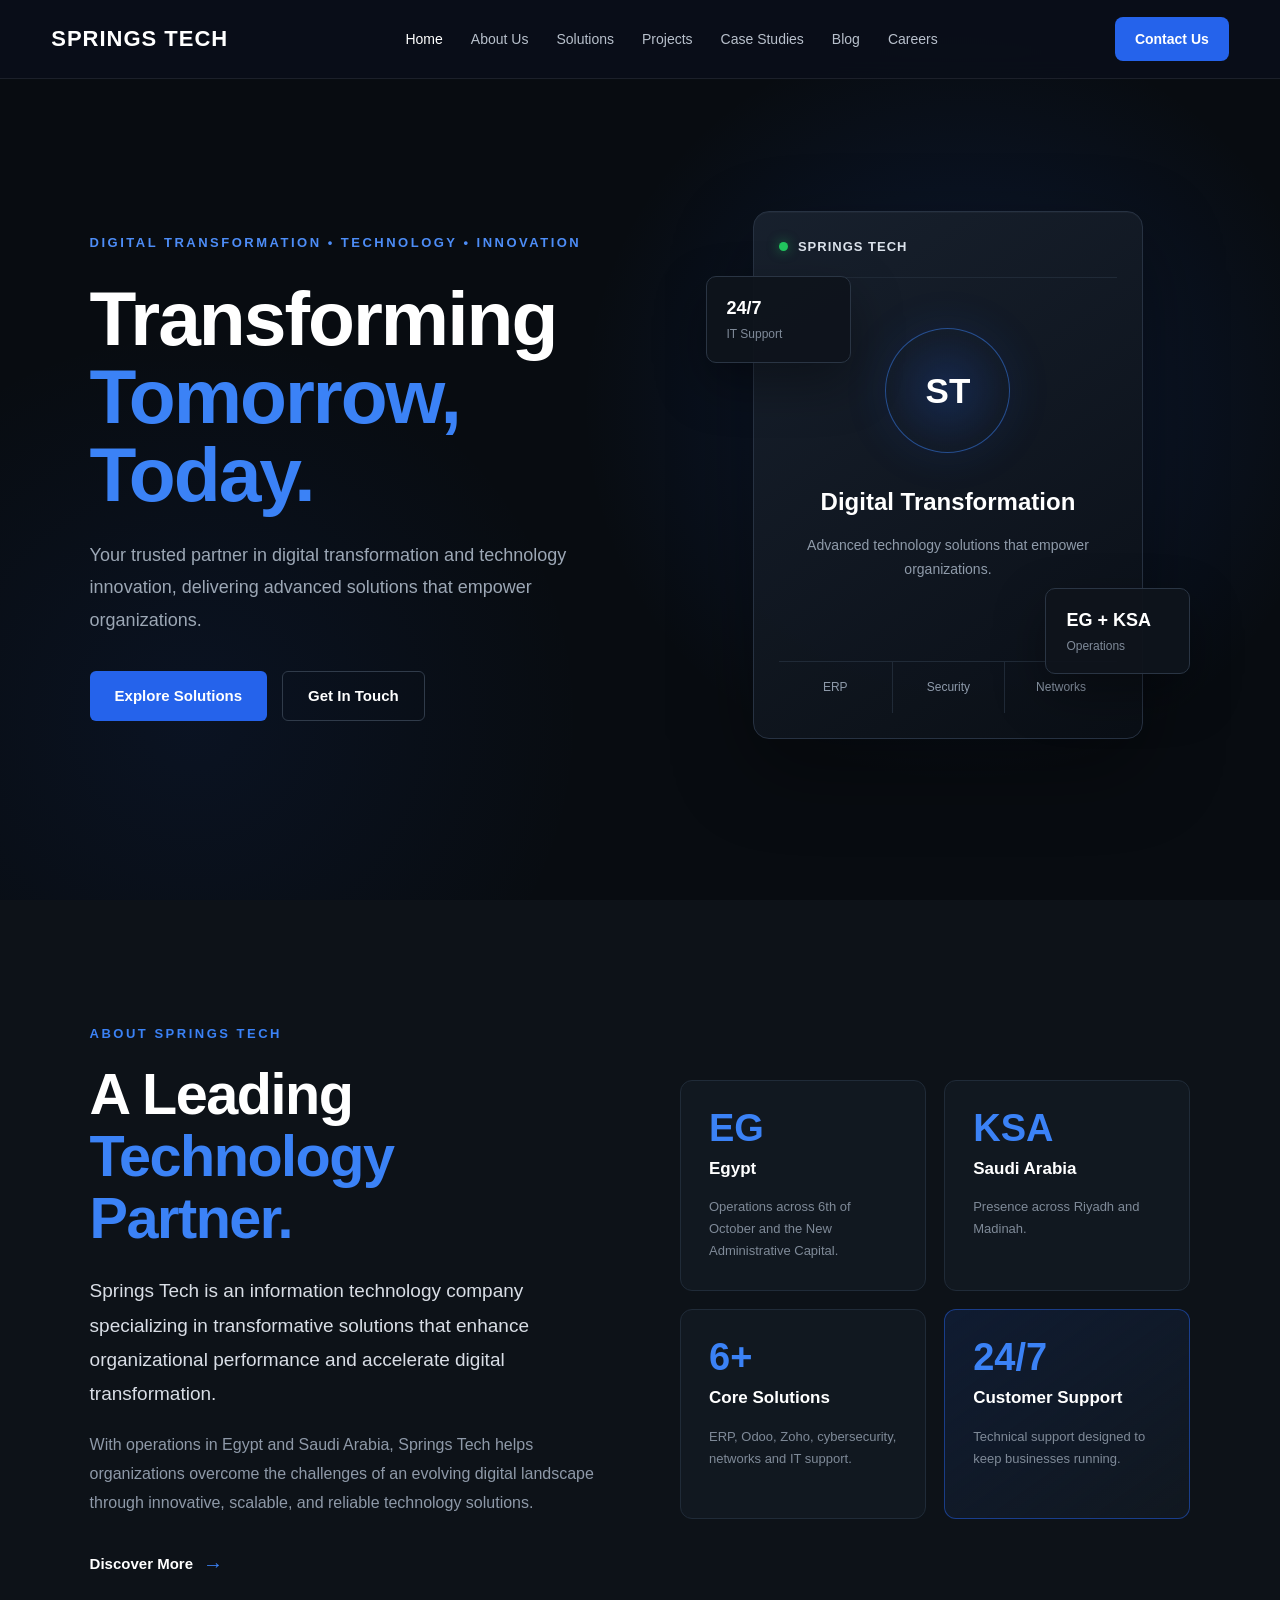
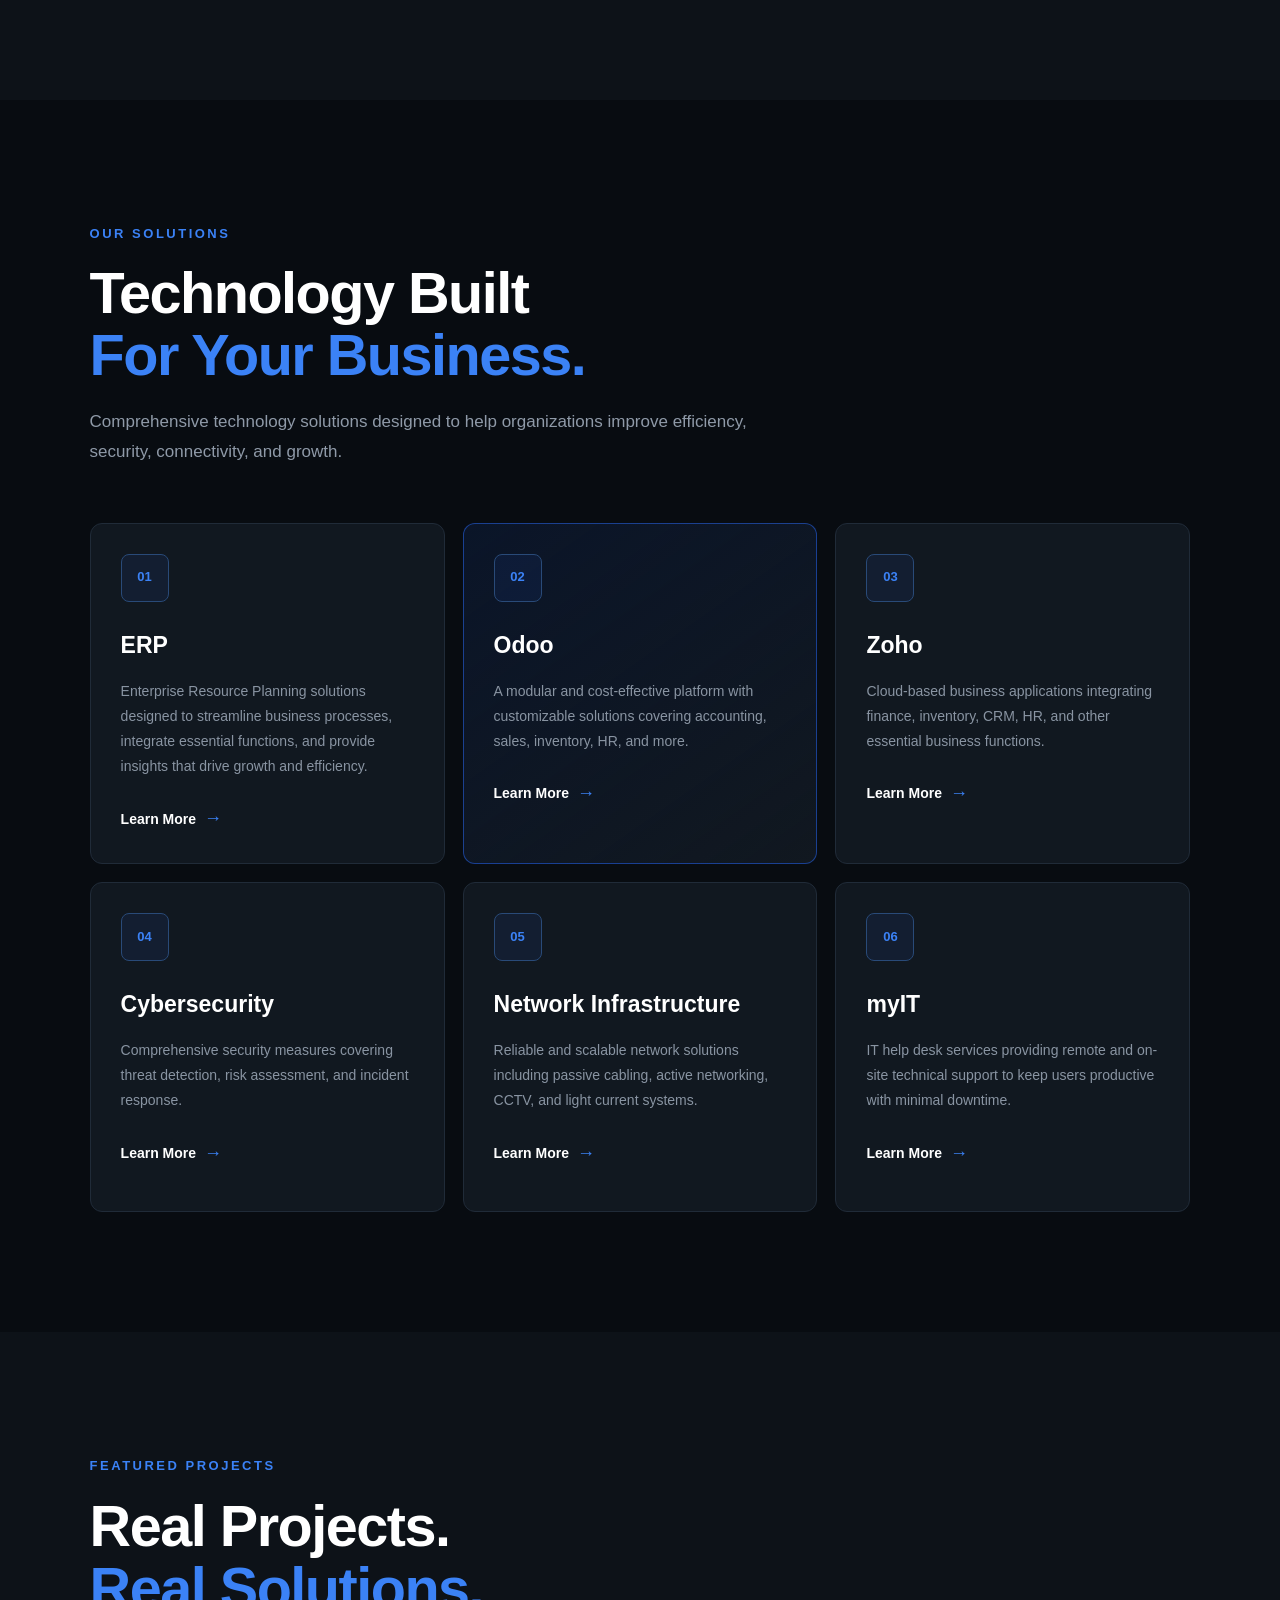
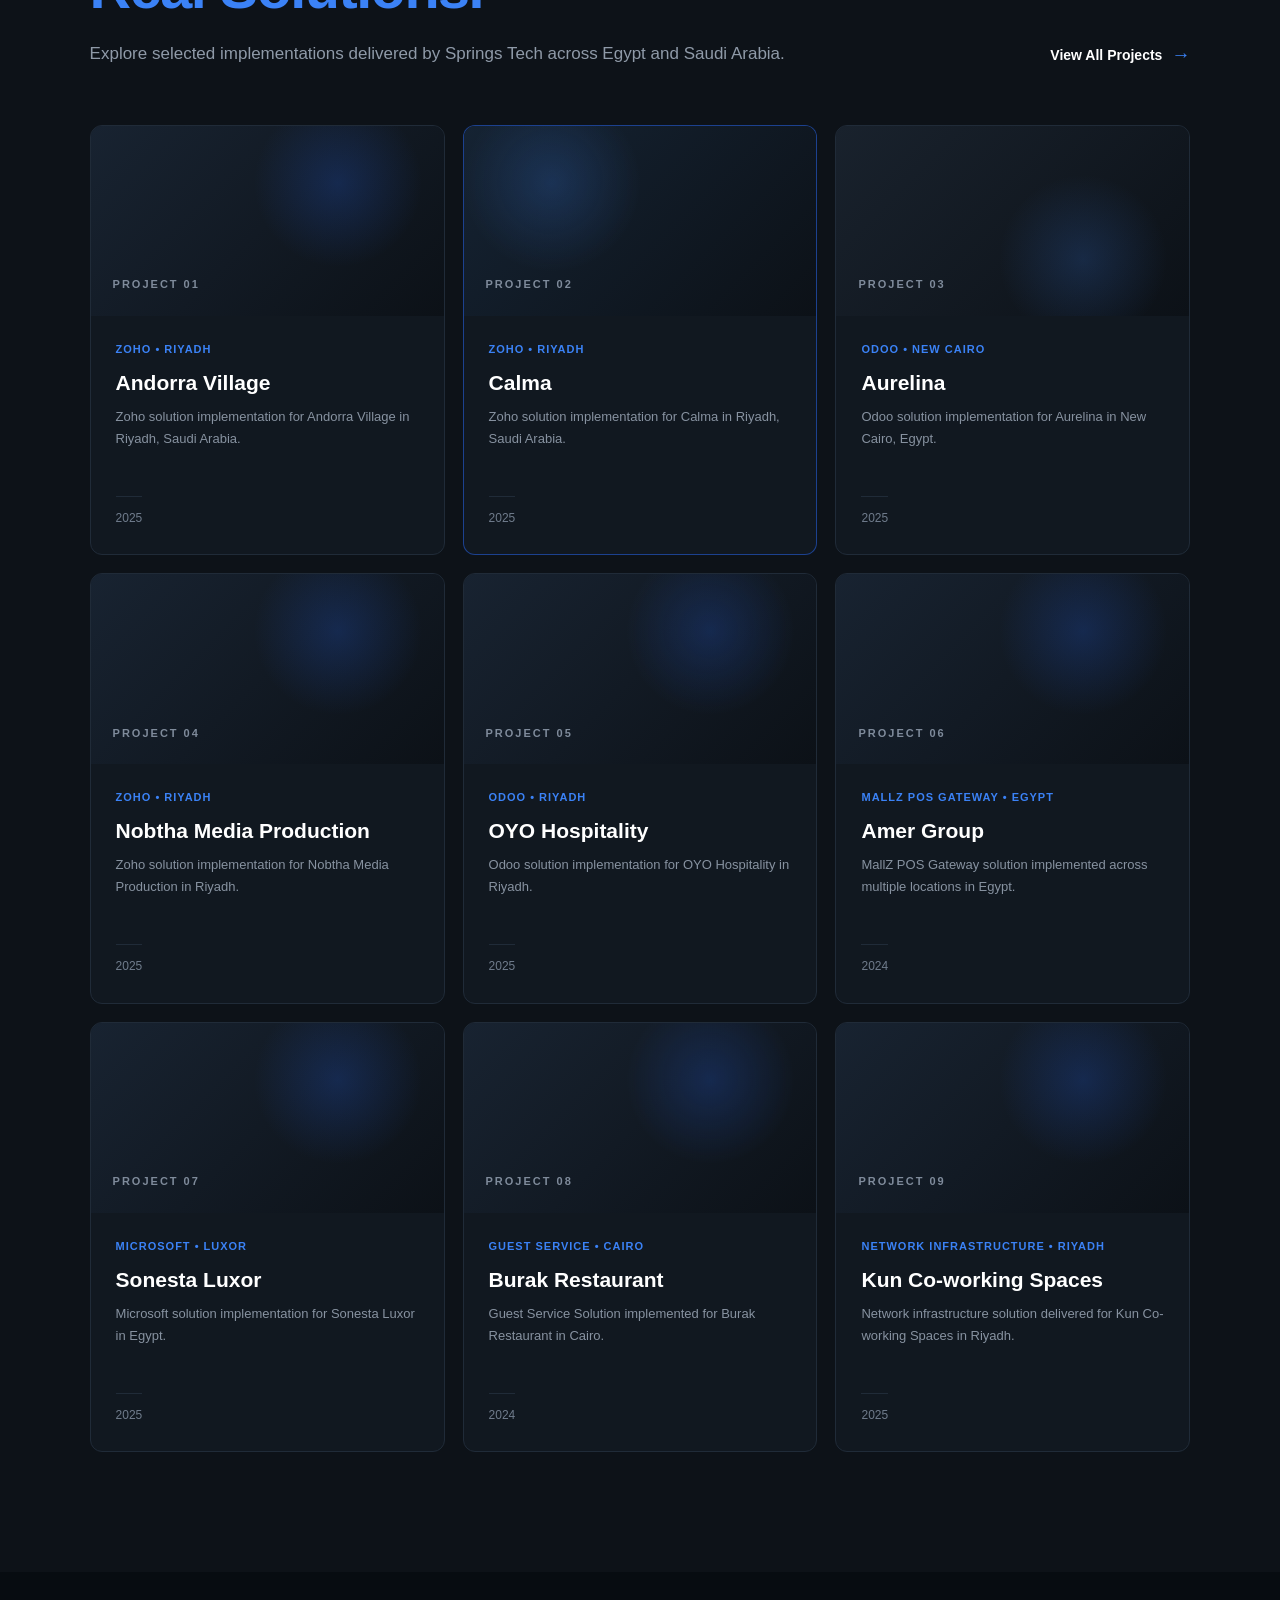
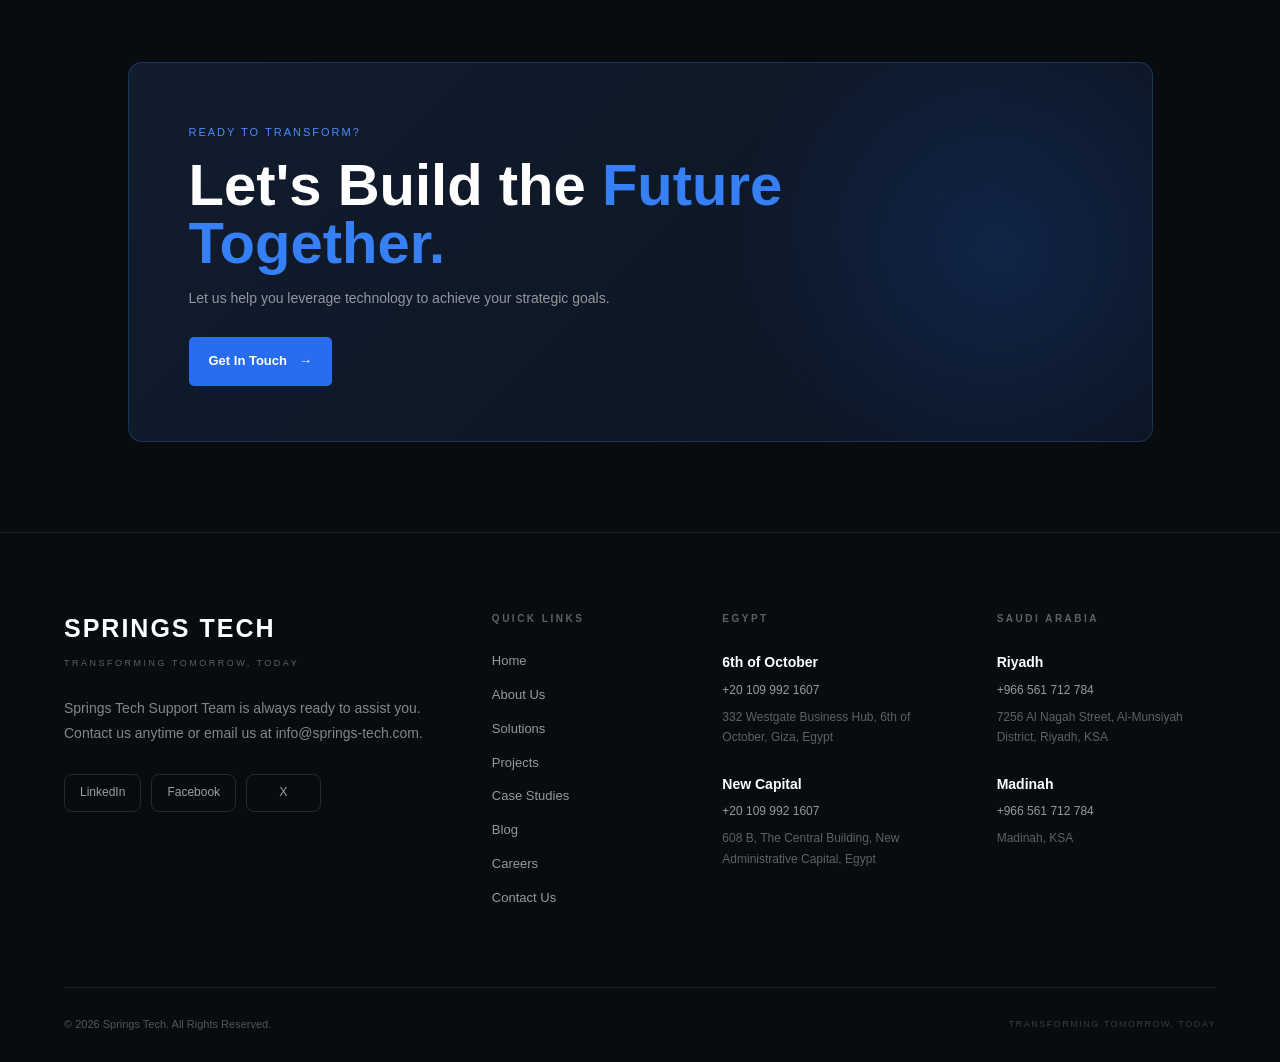
<file: Home/index.html>
<!DOCTYPE html>
<html lang="en">

<head>

    <meta charset="UTF-8">

    <meta name="viewport" content="width=device-width, initial-scale=1.0">

    <title>Springs Tech | Transforming Tomorrow, Today</title>

    <link rel="stylesheet" href="../Navbar/navbar.css">
    <link rel="stylesheet" href="../CTA/cta.css">
    <link rel="stylesheet" href="../Footer/footer.css">

    <link rel="stylesheet" href="home.css">

</head>


<body>


    <!-- =========================
         NAVBAR
    ========================== -->

    <div id="navbar"></div>



    <!-- =========================
         HERO
    ========================== -->

    <section class="hero">

        <div class="hero-container">

            <div class="hero-content">

                <span class="hero-label">
                    DIGITAL TRANSFORMATION • TECHNOLOGY • INNOVATION
                </span>

                <h1>
                    Transforming
                    <span>Tomorrow, Today.</span>
                </h1>

                <p>
                    Your trusted partner in digital transformation
                    and technology innovation, delivering advanced
                    solutions that empower organizations.
                </p>

                <div class="hero-buttons">

                    <a
                        href="#solutions"
                        class="hero-btn primary"
                    >
                        Explore Solutions
                    </a>

                    <a
                        href="../Contact/contact.html"
                        class="hero-btn secondary"
                    >
                        Get In Touch
                    </a>

                </div>

            </div>


            <div class="hero-visual">

                <div class="hero-card main-card">

                    <div class="card-top">

                        <span class="status-dot"></span>

                        <span>
                            SPRINGS TECH
                        </span>

                    </div>


                    <div class="card-content">

                        <div class="tech-circle">
                            ST
                        </div>

                        <h3>
                            Digital Transformation
                        </h3>

                        <p>
                            Advanced technology solutions
                            that empower organizations.
                        </p>

                    </div>


                    <div class="card-footer">

                        <span>
                            ERP
                        </span>

                        <span>
                            Security
                        </span>

                        <span>
                            Networks
                        </span>

                    </div>

                </div>


                <div class="floating-card card-one">

                    <strong>
                        24/7
                    </strong>

                    <span>
                        IT Support
                    </span>

                </div>


                <div class="floating-card card-two">

                    <strong>
                        EG + KSA
                    </strong>

                    <span>
                        Operations
                    </span>

                </div>

            </div>

        </div>

    </section>



    <!-- =========================
         ABOUT
    ========================== -->

    <section class="about-section" id="about">

        <div class="about-container">

            <div class="about-content">

                <span class="section-label">
                    ABOUT SPRINGS TECH
                </span>

                <h2>
                    A Leading
                    <span>
                        Technology Partner.
                    </span>
                </h2>

                <p class="about-intro">
                    Springs Tech is an information technology company
                    specializing in transformative solutions that
                    enhance organizational performance and accelerate
                    digital transformation.
                </p>

                <p class="about-description">
                    With operations in Egypt and Saudi Arabia, Springs Tech
                    helps organizations overcome the challenges of an
                    evolving digital landscape through innovative,
                    scalable, and reliable technology solutions.
                </p>

                <a
                    href="../About/about.html"
                    class="about-btn"
                >
                    Discover More
                    <span>→</span>
                </a>

            </div>


            <div class="about-stats">

                <div class="stat-card">

                    <span class="stat-number">
                        EG
                    </span>

                    <span class="stat-title">
                        Egypt
                    </span>

                    <p>
                        Operations across 6th of October
                        and the New Administrative Capital.
                    </p>

                </div>


                <div class="stat-card">

                    <span class="stat-number">
                        KSA
                    </span>

                    <span class="stat-title">
                        Saudi Arabia
                    </span>

                    <p>
                        Presence across Riyadh
                        and Madinah.
                    </p>

                </div>


                <div class="stat-card">

                    <span class="stat-number">
                        6+
                    </span>

                    <span class="stat-title">
                        Core Solutions
                    </span>

                    <p>
                        ERP, Odoo, Zoho, cybersecurity,
                        networks and IT support.
                    </p>

                </div>


                <div class="stat-card highlight">

                    <span class="stat-number">
                        24/7
                    </span>

                    <span class="stat-title">
                        Customer Support
                    </span>

                    <p>
                        Technical support designed
                        to keep businesses running.
                    </p>

                </div>

            </div>

        </div>

    </section>



    <!-- =========================
         SOLUTIONS
    ========================== -->

    <section
        class="solutions-section"
        id="solutions"
    >

        <div class="solutions-container">


            <div class="solutions-header">

                <span class="solutions-label">
                    OUR SOLUTIONS
                </span>

                <h2>
                    Technology Built
                    <span>
                        For Your Business.
                    </span>
                </h2>

                <p>
                    Comprehensive technology solutions designed
                    to help organizations improve efficiency,
                    security, connectivity, and growth.
                </p>

            </div>



            <div class="solutions-grid">


                <!-- ERP -->

                <div class="solution-card">

                    <div class="solution-icon">
                        01
                    </div>

                    <h3>
                        ERP
                    </h3>

                    <p>
                        Enterprise Resource Planning solutions
                        designed to streamline business processes,
                        integrate essential functions, and provide
                        insights that drive growth and efficiency.
                    </p>

                    <a
                        href="../Solutions/solutions.html"
                        class="solution-link"
                    >
                        Learn More
                        <span>→</span>
                    </a>

                </div>



                <!-- ODOO -->

                <div class="solution-card featured">

                    <div class="solution-icon">
                        02
                    </div>

                    <h3>
                        Odoo
                    </h3>

                    <p>
                        A modular and cost-effective platform with
                        customizable solutions covering accounting,
                        sales, inventory, HR, and more.
                    </p>

                    <a
                        href="../Solutions/solutions.html"
                        class="solution-link"
                    >
                        Learn More
                        <span>→</span>
                    </a>

                </div>



                <!-- ZOHO -->

                <div class="solution-card">

                    <div class="solution-icon">
                        03
                    </div>

                    <h3>
                        Zoho
                    </h3>

                    <p>
                        Cloud-based business applications integrating
                        finance, inventory, CRM, HR, and other essential
                        business functions.
                    </p>

                    <a
                        href="../Solutions/solutions.html"
                        class="solution-link"
                    >
                        Learn More
                        <span>→</span>
                    </a>

                </div>



                <!-- CYBERSECURITY -->

                <div class="solution-card">

                    <div class="solution-icon">
                        04
                    </div>

                    <h3>
                        Cybersecurity
                    </h3>

                    <p>
                        Comprehensive security measures covering
                        threat detection, risk assessment, and
                        incident response.
                    </p>

                    <a
                        href="../Solutions/solutions.html"
                        class="solution-link"
                    >
                        Learn More
                        <span>→</span>
                    </a>

                </div>



                <!-- NETWORK -->

                <div class="solution-card">

                    <div class="solution-icon">
                        05
                    </div>

                    <h3>
                        Network Infrastructure
                    </h3>

                    <p>
                        Reliable and scalable network solutions including
                        passive cabling, active networking, CCTV, and
                        light current systems.
                    </p>

                    <a
                        href="../Solutions/solutions.html"
                        class="solution-link"
                    >
                        Learn More
                        <span>→</span>
                    </a>

                </div>



                <!-- MYIT -->

                <div class="solution-card">

                    <div class="solution-icon">
                        06
                    </div>

                    <h3>
                        myIT
                    </h3>

                    <p>
                        IT help desk services providing remote and
                        on-site technical support to keep users
                        productive with minimal downtime.
                    </p>

                    <a
                        href="../Solutions/solutions.html"
                        class="solution-link"
                    >
                        Learn More
                        <span>→</span>
                    </a>

                </div>


            </div>

        </div>

    </section>



    <!-- =========================
         PROJECTS
    ========================== -->

    <section
        class="projects-section"
        id="projects"
    >

        <div class="projects-container">


            <div class="projects-header">

                <div class="projects-heading">

                    <span class="projects-label">
                        FEATURED PROJECTS
                    </span>

                    <h2>
                        Real Projects.
                        <span>
                            Real Solutions.
                        </span>
                    </h2>

                    <p>
                        Explore selected implementations delivered
                        by Springs Tech across Egypt and Saudi Arabia.
                    </p>

                </div>


                <a
                    href="../Projects/projects.html"
                    class="projects-view-all"
                >
                    View All Projects
                    <span>→</span>
                </a>

            </div>



            <div class="projects-grid">


                <!-- PROJECT 01 -->

                <article class="project-card">

                    <div class="project-visual">

                        <span class="project-number">
                            PROJECT 01
                        </span>

                    </div>

                    <div class="project-content">

                        <span class="project-category">
                            Zoho • Riyadh
                        </span>

                        <h3>
                            Andorra Village
                        </h3>

                        <p>
                            Zoho solution implementation for
                            Andorra Village in Riyadh, Saudi Arabia.
                        </p>

                        <span class="project-year">
                            2025
                        </span>

                    </div>

                </article>



                <!-- PROJECT 02 -->

                <article class="project-card featured">

                    <div class="project-visual">

                        <span class="project-number">
                            PROJECT 02
                        </span>

                    </div>

                    <div class="project-content">

                        <span class="project-category">
                            Zoho • Riyadh
                        </span>

                        <h3>
                            Calma
                        </h3>

                        <p>
                            Zoho solution implementation for
                            Calma in Riyadh, Saudi Arabia.
                        </p>

                        <span class="project-year">
                            2025
                        </span>

                    </div>

                </article>



                <!-- PROJECT 03 -->

                <article class="project-card">

                    <div class="project-visual">

                        <span class="project-number">
                            PROJECT 03
                        </span>

                    </div>

                    <div class="project-content">

                        <span class="project-category">
                            Odoo • New Cairo
                        </span>

                        <h3>
                            Aurelina
                        </h3>

                        <p>
                            Odoo solution implementation for
                            Aurelina in New Cairo, Egypt.
                        </p>

                        <span class="project-year">
                            2025
                        </span>

                    </div>

                </article>



                <!-- PROJECT 04 -->

                <article class="project-card">

                    <div class="project-visual">

                        <span class="project-number">
                            PROJECT 04
                        </span>

                    </div>

                    <div class="project-content">

                        <span class="project-category">
                            Zoho • Riyadh
                        </span>

                        <h3>
                            Nobtha Media Production
                        </h3>

                        <p>
                            Zoho solution implementation for
                            Nobtha Media Production in Riyadh.
                        </p>

                        <span class="project-year">
                            2025
                        </span>

                    </div>

                </article>



                <!-- PROJECT 05 -->

                <article class="project-card">

                    <div class="project-visual">

                        <span class="project-number">
                            PROJECT 05
                        </span>

                    </div>

                    <div class="project-content">

                        <span class="project-category">
                            Odoo • Riyadh
                        </span>

                        <h3>
                            OYO Hospitality
                        </h3>

                        <p>
                            Odoo solution implementation for
                            OYO Hospitality in Riyadh.
                        </p>

                        <span class="project-year">
                            2025
                        </span>

                    </div>

                </article>



                <!-- PROJECT 06 -->

                <article class="project-card">

                    <div class="project-visual">

                        <span class="project-number">
                            PROJECT 06
                        </span>

                    </div>

                    <div class="project-content">

                        <span class="project-category">
                            MallZ POS Gateway • Egypt
                        </span>

                        <h3>
                            Amer Group
                        </h3>

                        <p>
                            MallZ POS Gateway solution implemented
                            across multiple locations in Egypt.
                        </p>

                        <span class="project-year">
                            2024
                        </span>

                    </div>

                </article>



                <!-- PROJECT 07 -->

                <article class="project-card">

                    <div class="project-visual">

                        <span class="project-number">
                            PROJECT 07
                        </span>

                    </div>

                    <div class="project-content">

                        <span class="project-category">
                            Microsoft • Luxor
                        </span>

                        <h3>
                            Sonesta Luxor
                        </h3>

                        <p>
                            Microsoft solution implementation
                            for Sonesta Luxor in Egypt.
                        </p>

                        <span class="project-year">
                            2025
                        </span>

                    </div>

                </article>



                <!-- PROJECT 08 -->

                <article class="project-card">

                    <div class="project-visual">

                        <span class="project-number">
                            PROJECT 08
                        </span>

                    </div>

                    <div class="project-content">

                        <span class="project-category">
                            Guest Service • Cairo
                        </span>

                        <h3>
                            Burak Restaurant
                        </h3>

                        <p>
                            Guest Service Solution implemented
                            for Burak Restaurant in Cairo.
                        </p>

                        <span class="project-year">
                            2024
                        </span>

                    </div>

                </article>



                <!-- PROJECT 09 -->

                <article class="project-card">

                    <div class="project-visual">

                        <span class="project-number">
                            PROJECT 09
                        </span>

                    </div>

                    <div class="project-content">

                        <span class="project-category">
                            Network Infrastructure • Riyadh
                        </span>

                        <h3>
                            Kun Co-working Spaces
                        </h3>

                        <p>
                            Network infrastructure solution delivered
                            for Kun Co-working Spaces in Riyadh.
                        </p>

                        <span class="project-year">
                            2025
                        </span>

                    </div>

                </article>


            </div>

        </div>

    </section>



    <!-- =========================
         CTA
    ========================== -->

    <div id="cta"></div>



    <!-- =========================
         FOOTER
    ========================== -->

    <div id="footer"></div>



    <!-- =========================
         JAVASCRIPT
    ========================== -->

    <script src="../Navbar/navbar.js"></script>

</body>

</html>
</file>
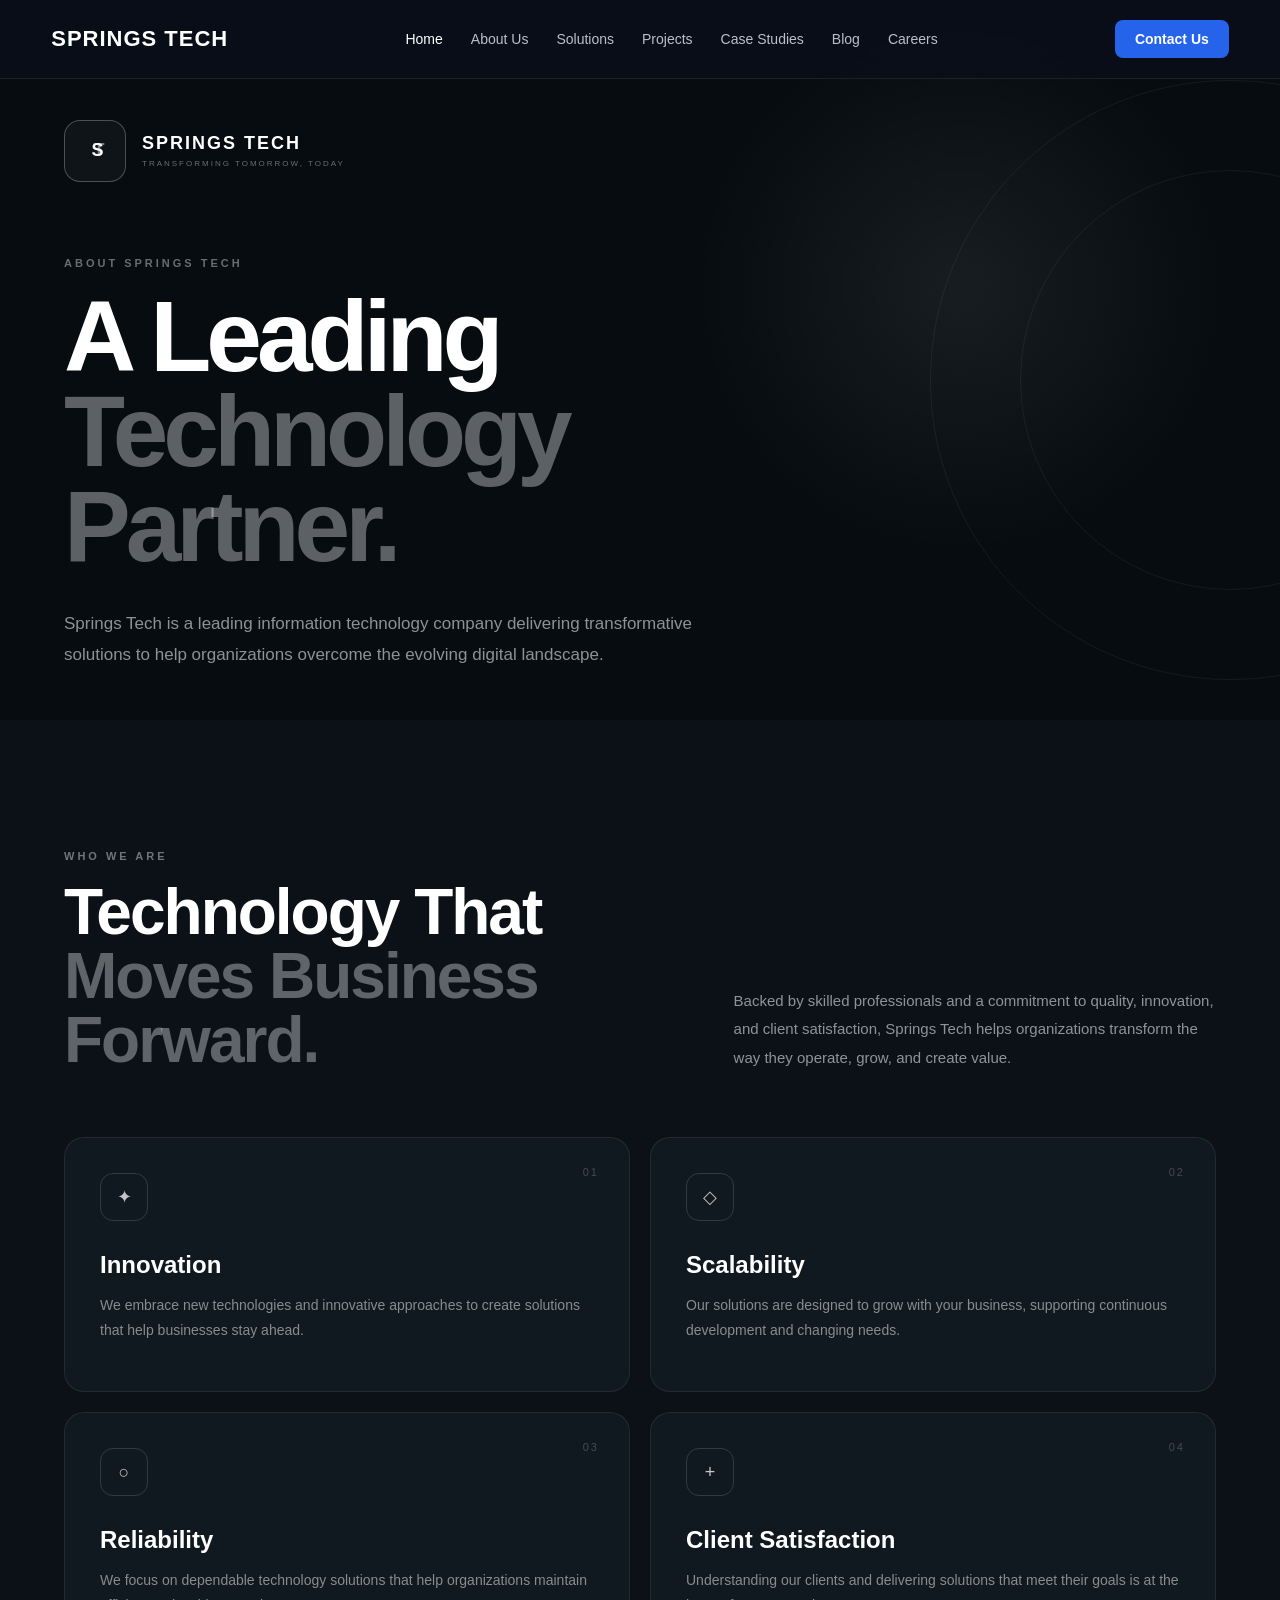
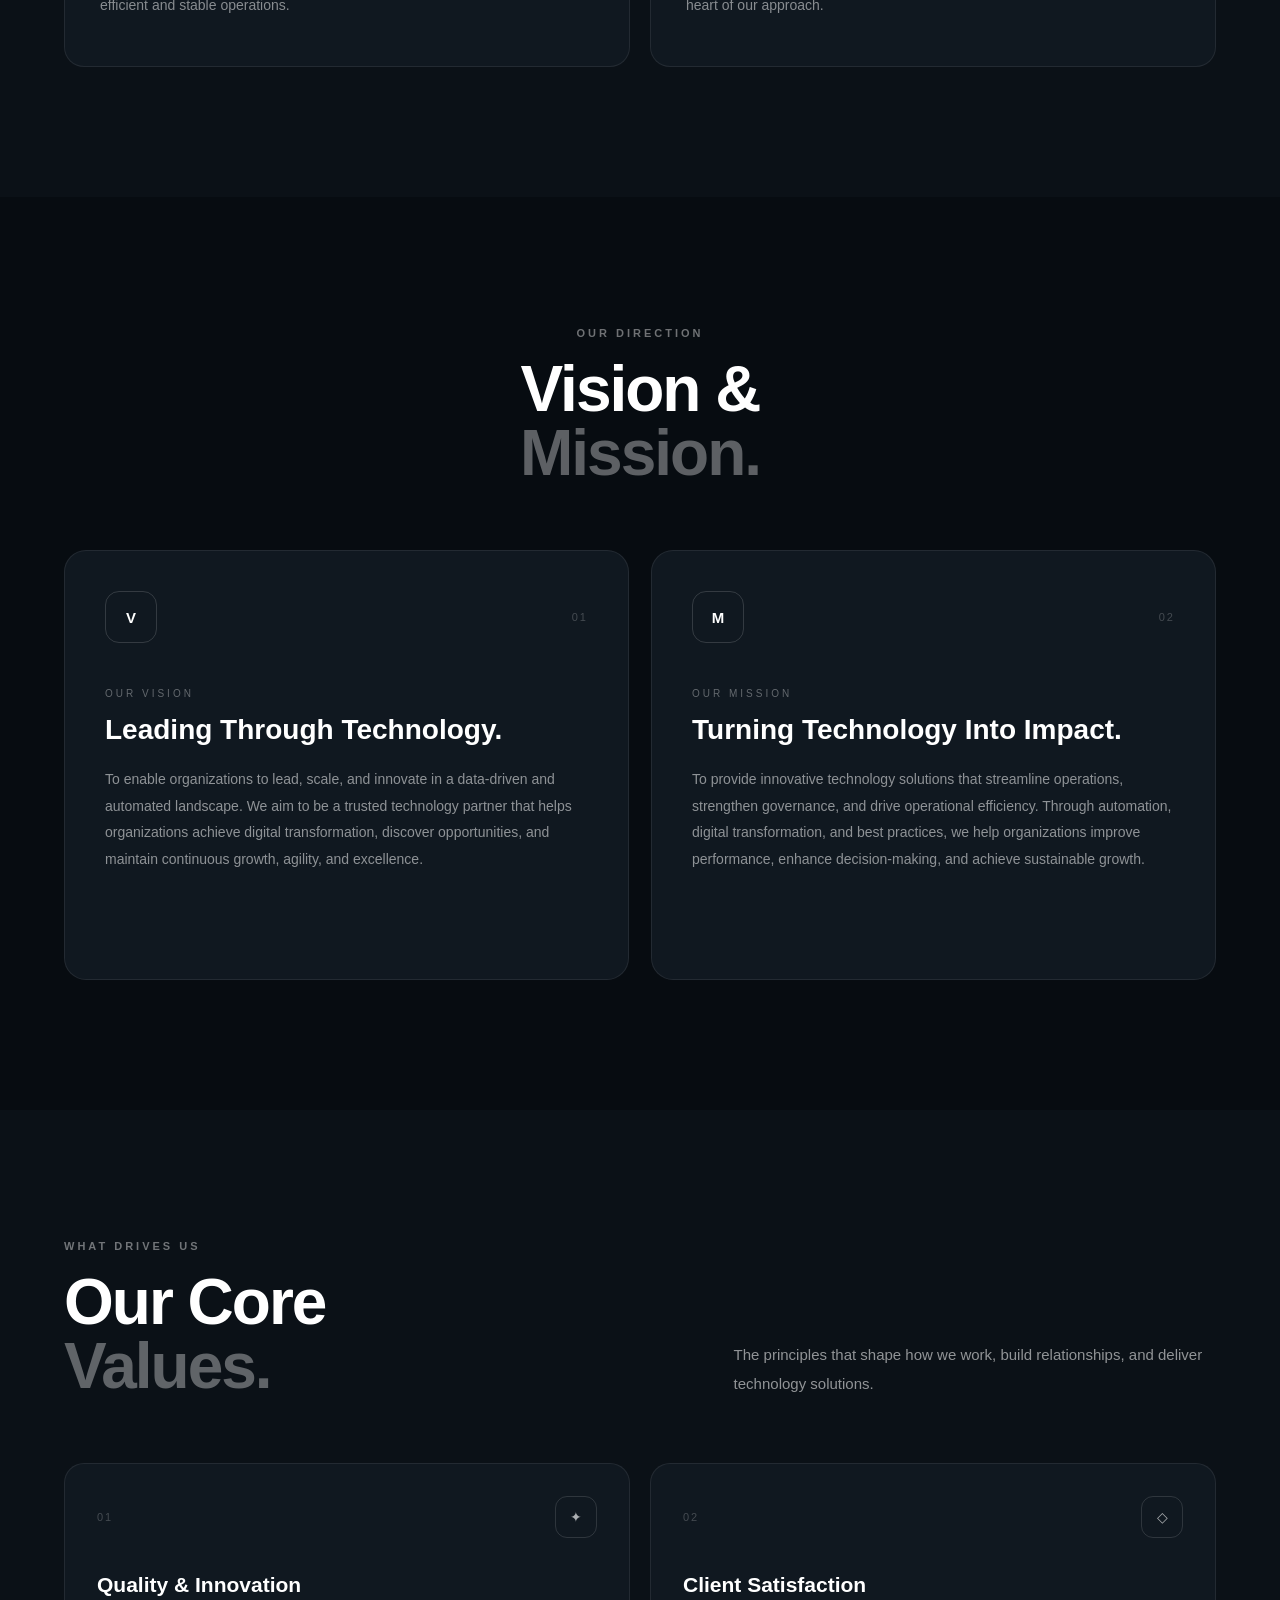
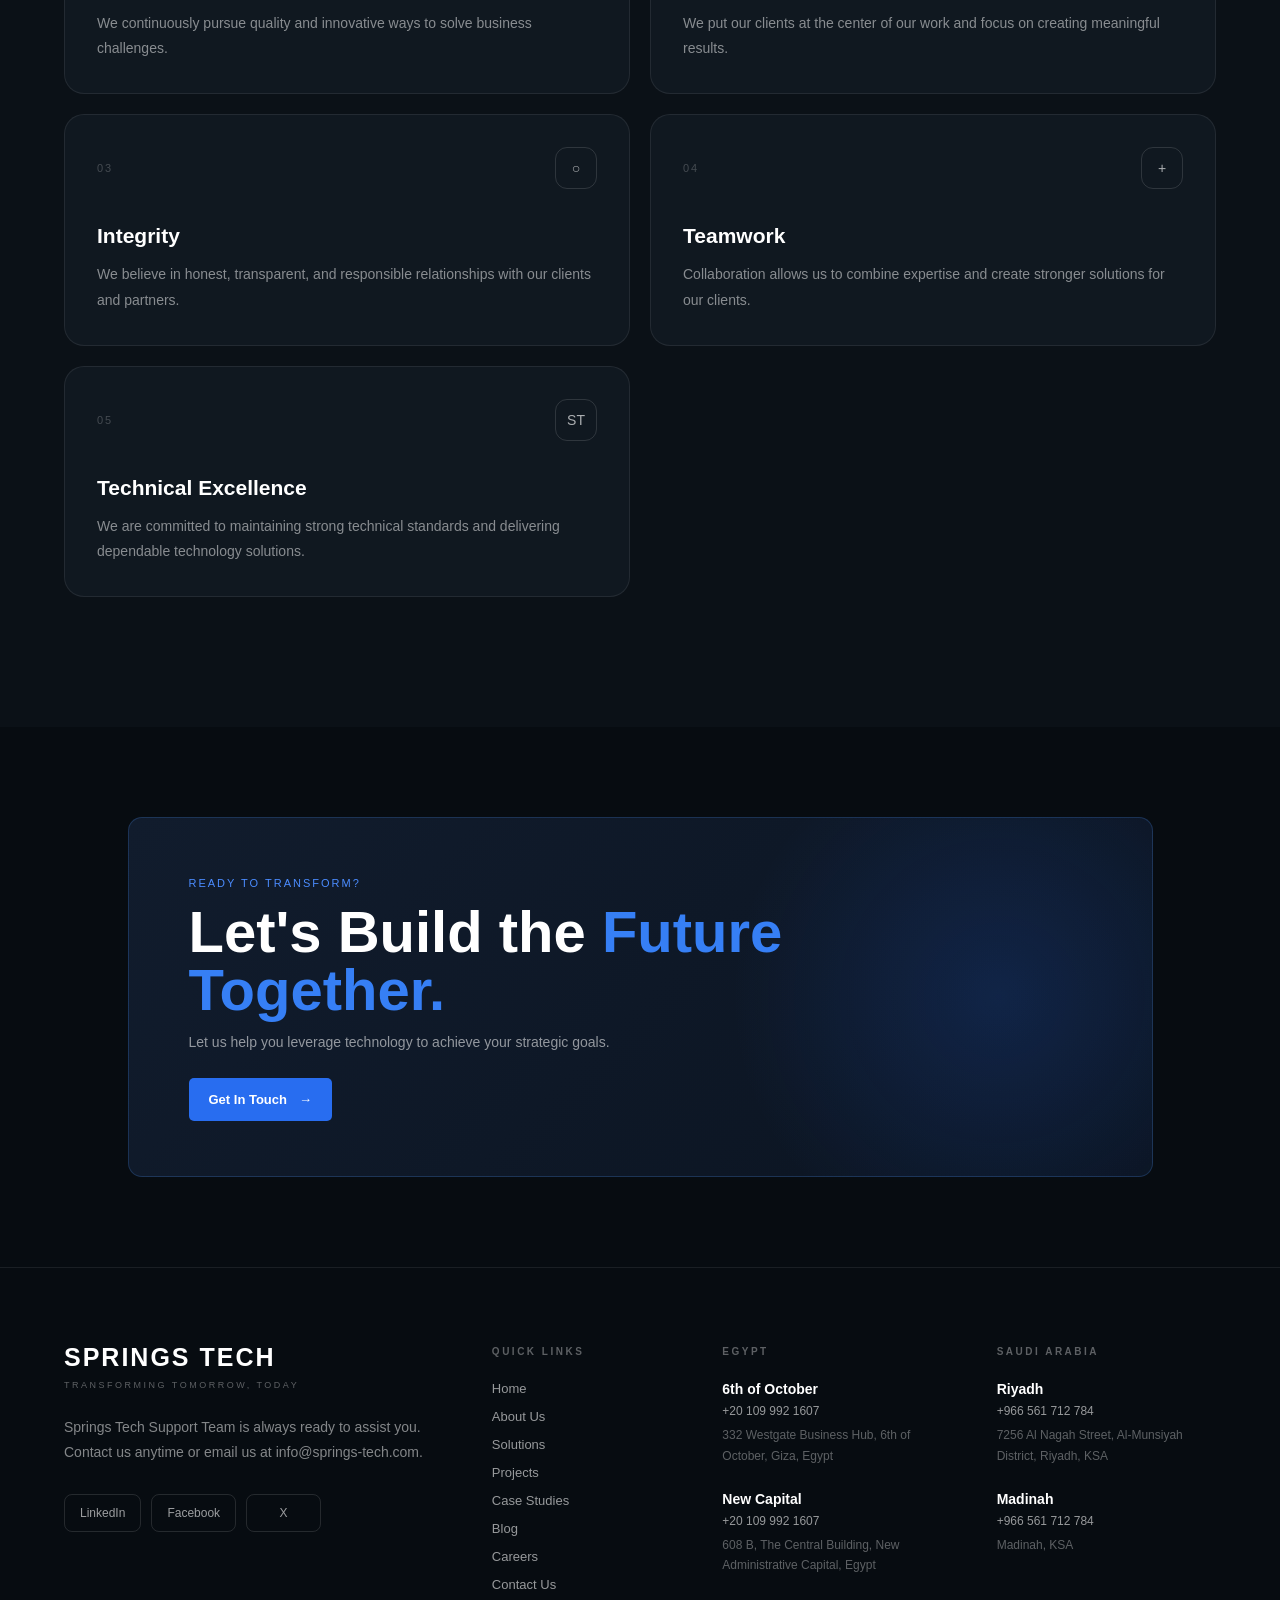
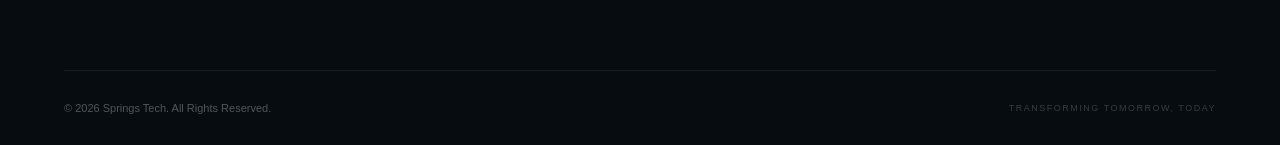
<file: About/about.html>
<!DOCTYPE html>
<html lang="en">

<head>
    <meta charset="UTF-8">
    <meta name="viewport" content="width=device-width, initial-scale=1.0">

    <title>About Us | Springs Tech</title>

    <link rel="stylesheet" href="../Navbar/navbar.css">
    <link rel="stylesheet" href="../CTA/cta.css">
    <link rel="stylesheet" href="../Footer/footer.css">
    <link rel="stylesheet" href="about.css">
</head>

<body>

    <!-- NAVBAR -->
    <div id="navbar"></div>


    <!-- =========================
         HERO
    ========================== -->

    <section class="about-hero">

        <div class="hero-background-circle circle-one"></div>
        <div class="hero-background-circle circle-two"></div>

        <div class="about-hero-content">

            <div class="about-brand">

                <div class="brand-mark">
                    <span>S</span>
                    <span>T</span>
                </div>

                <div class="brand-info">
                    <div>SPRINGS TECH</div>
                    <small>TRANSFORMING TOMORROW, TODAY</small>
                </div>

            </div>


            <div class="hero-label">
                ABOUT SPRINGS TECH
            </div>


            <h1>
                A Leading
                <span>Technology Partner.</span>
            </h1>


            <p>
                Springs Tech is a leading information technology company
                delivering transformative solutions to help organizations
                overcome the evolving digital landscape.
            </p>

        </div>

    </section>


    <!-- =========================
         WHO WE ARE
    ========================== -->

    <section class="who-section">

        <div class="container">

            <div class="section-intro">

                <div>
                    <span class="section-label">
                        WHO WE ARE
                    </span>

                    <h2>
                        Technology That
                        <span>Moves Business Forward.</span>
                    </h2>
                </div>

                <p>
                    Backed by skilled professionals and a commitment to
                    quality, innovation, and client satisfaction, Springs Tech
                    helps organizations transform the way they operate,
                    grow, and create value.
                </p>

            </div>


            <div class="feature-grid">

                <div class="feature-card">

                    <span class="feature-number">01</span>

                    <div class="feature-icon">
                        ✦
                    </div>

                    <h3>
                        Innovation
                    </h3>

                    <p>
                        We embrace new technologies and innovative approaches
                        to create solutions that help businesses stay ahead.
                    </p>

                </div>


                <div class="feature-card">

                    <span class="feature-number">02</span>

                    <div class="feature-icon">
                        ◇
                    </div>

                    <h3>
                        Scalability
                    </h3>

                    <p>
                        Our solutions are designed to grow with your business,
                        supporting continuous development and changing needs.
                    </p>

                </div>


                <div class="feature-card">

                    <span class="feature-number">03</span>

                    <div class="feature-icon">
                        ○
                    </div>

                    <h3>
                        Reliability
                    </h3>

                    <p>
                        We focus on dependable technology solutions that help
                        organizations maintain efficient and stable operations.
                    </p>

                </div>


                <div class="feature-card">

                    <span class="feature-number">04</span>

                    <div class="feature-icon">
                        +
                    </div>

                    <h3>
                        Client Satisfaction
                    </h3>

                    <p>
                        Understanding our clients and delivering solutions
                        that meet their goals is at the heart of our approach.
                    </p>

                </div>

            </div>

        </div>

    </section>


    <!-- =========================
         VISION & MISSION
    ========================== -->

    <section class="direction-section">

        <div class="container">

            <div class="direction-heading">

                <span class="section-label">
                    OUR DIRECTION
                </span>

                <h2>
                    Vision &
                    <span>Mission.</span>
                </h2>

            </div>


            <div class="direction-grid">

                <div class="direction-card">

                    <div class="direction-top">

                        <div class="direction-icon">
                            V
                        </div>

                        <span>
                            01
                        </span>

                    </div>

                    <small>
                        OUR VISION
                    </small>

                    <h3>
                        Leading Through Technology.
                    </h3>

                    <p>
                        To enable organizations to lead, scale, and innovate
                        in a data-driven and automated landscape. We aim to be
                        a trusted technology partner that helps organizations
                        achieve digital transformation, discover opportunities,
                        and maintain continuous growth, agility, and excellence.
                    </p>

                </div>


                <div class="direction-card">

                    <div class="direction-top">

                        <div class="direction-icon">
                            M
                        </div>

                        <span>
                            02
                        </span>

                    </div>

                    <small>
                        OUR MISSION
                    </small>

                    <h3>
                        Turning Technology Into Impact.
                    </h3>

                    <p>
                        To provide innovative technology solutions that
                        streamline operations, strengthen governance, and drive
                        operational efficiency. Through automation, digital
                        transformation, and best practices, we help organizations
                        improve performance, enhance decision-making, and achieve
                        sustainable growth.
                    </p>

                </div>

            </div>

        </div>

    </section>


    <!-- =========================
         CORE VALUES
    ========================== -->

    <section class="values-section">

        <div class="container">

            <div class="section-intro values-intro">

                <div>

                    <span class="section-label">
                        WHAT DRIVES US
                    </span>

                    <h2>
                        Our Core
                        <span>Values.</span>
                    </h2>

                </div>

                <p>
                    The principles that shape how we work, build relationships,
                    and deliver technology solutions.
                </p>

            </div>


            <div class="values-grid">

                <div class="value-card">

                    <div class="value-header">
                        <span>01</span>
                        <div>✦</div>
                    </div>

                    <h3>
                        Quality & Innovation
                    </h3>

                    <p>
                        We continuously pursue quality and innovative ways
                        to solve business challenges.
                    </p>

                </div>


                <div class="value-card">

                    <div class="value-header">
                        <span>02</span>
                        <div>◇</div>
                    </div>

                    <h3>
                        Client Satisfaction
                    </h3>

                    <p>
                        We put our clients at the center of our work and
                        focus on creating meaningful results.
                    </p>

                </div>


                <div class="value-card">

                    <div class="value-header">
                        <span>03</span>
                        <div>○</div>
                    </div>

                    <h3>
                        Integrity
                    </h3>

                    <p>
                        We believe in honest, transparent, and responsible
                        relationships with our clients and partners.
                    </p>

                </div>


                <div class="value-card">

                    <div class="value-header">
                        <span>04</span>
                        <div>+</div>
                    </div>

                    <h3>
                        Teamwork
                    </h3>

                    <p>
                        Collaboration allows us to combine expertise and
                        create stronger solutions for our clients.
                    </p>

                </div>


                <div class="value-card">

                    <div class="value-header">
                        <span>05</span>
                        <div>ST</div>
                    </div>

                    <h3>
                        Technical Excellence
                    </h3>

                    <p>
                        We are committed to maintaining strong technical
                        standards and delivering dependable technology solutions.
                    </p>

                </div>

            </div>

        </div>

    </section>


    <!-- CTA -->
    <div id="cta"></div>


    <!-- FOOTER -->
    <div id="footer"></div>


    <script src="../Navbar/navbar.js"></script>

</body>

</html>
</file>
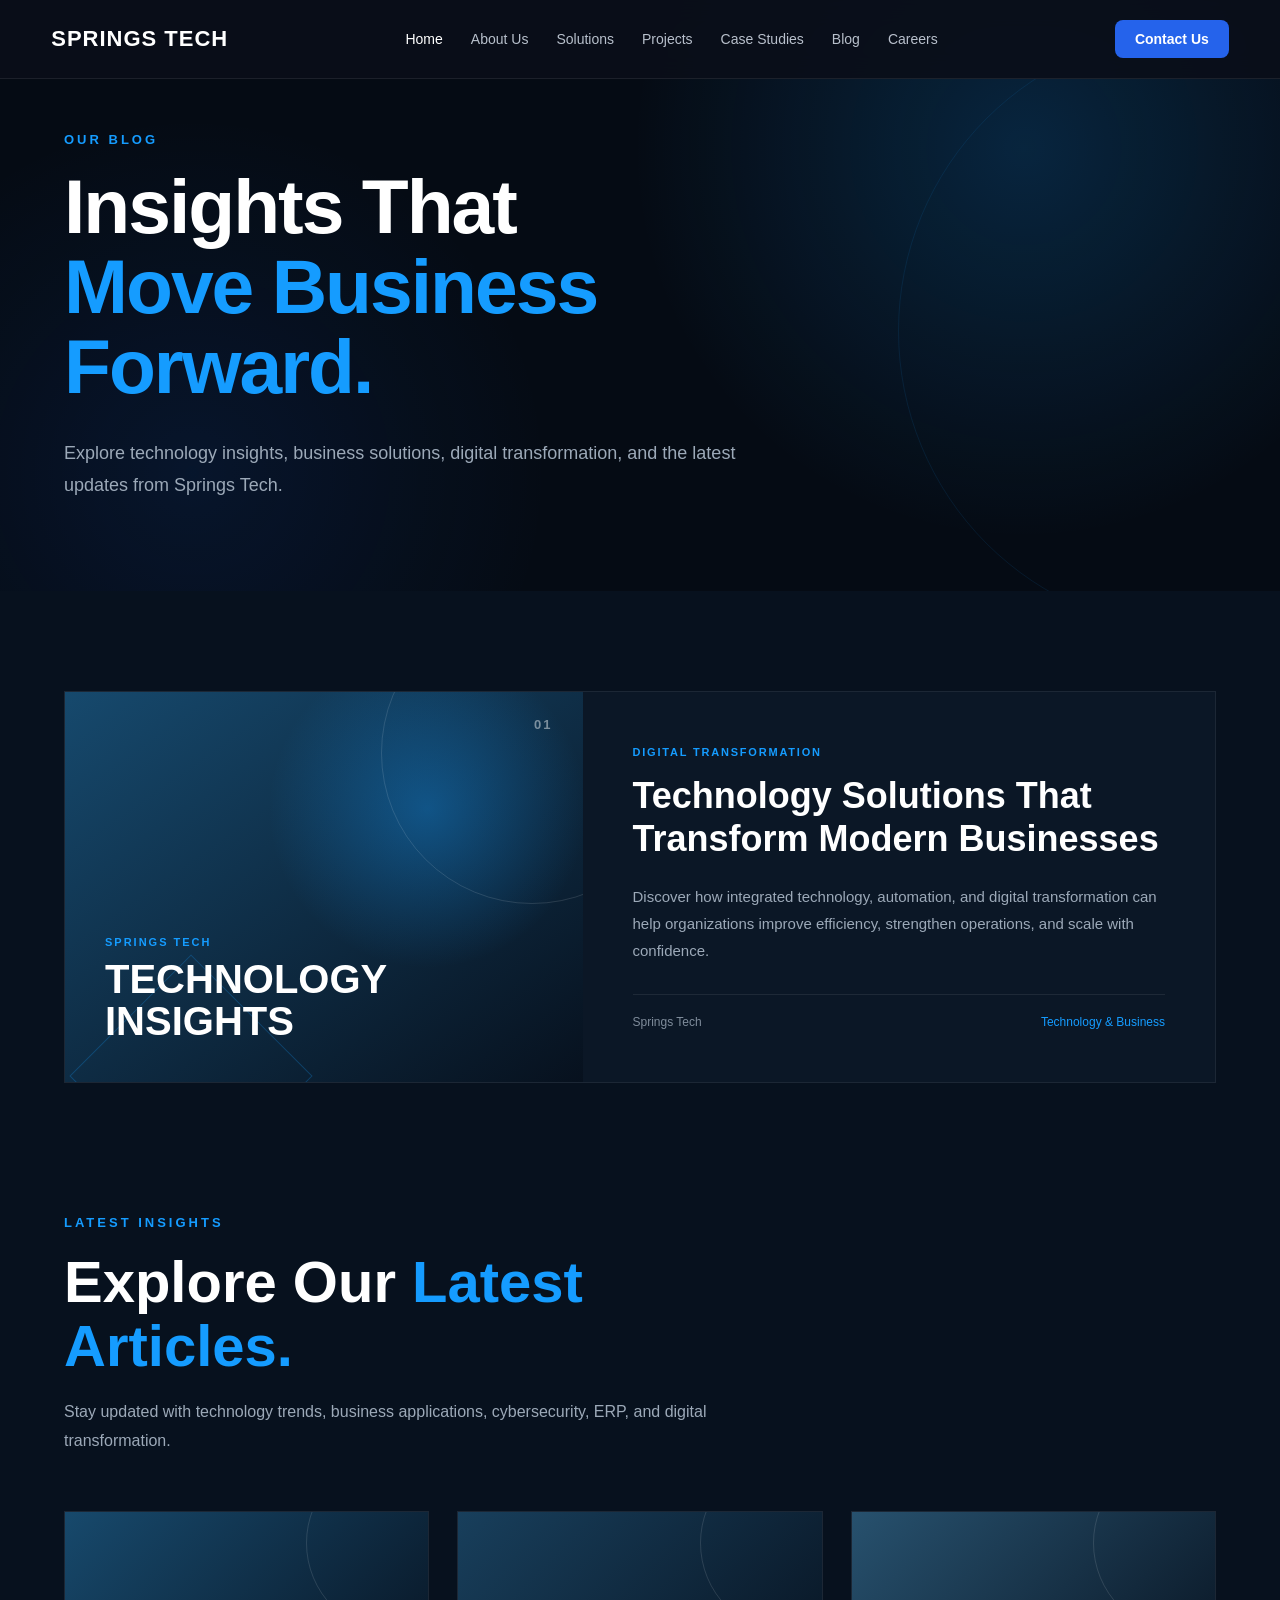
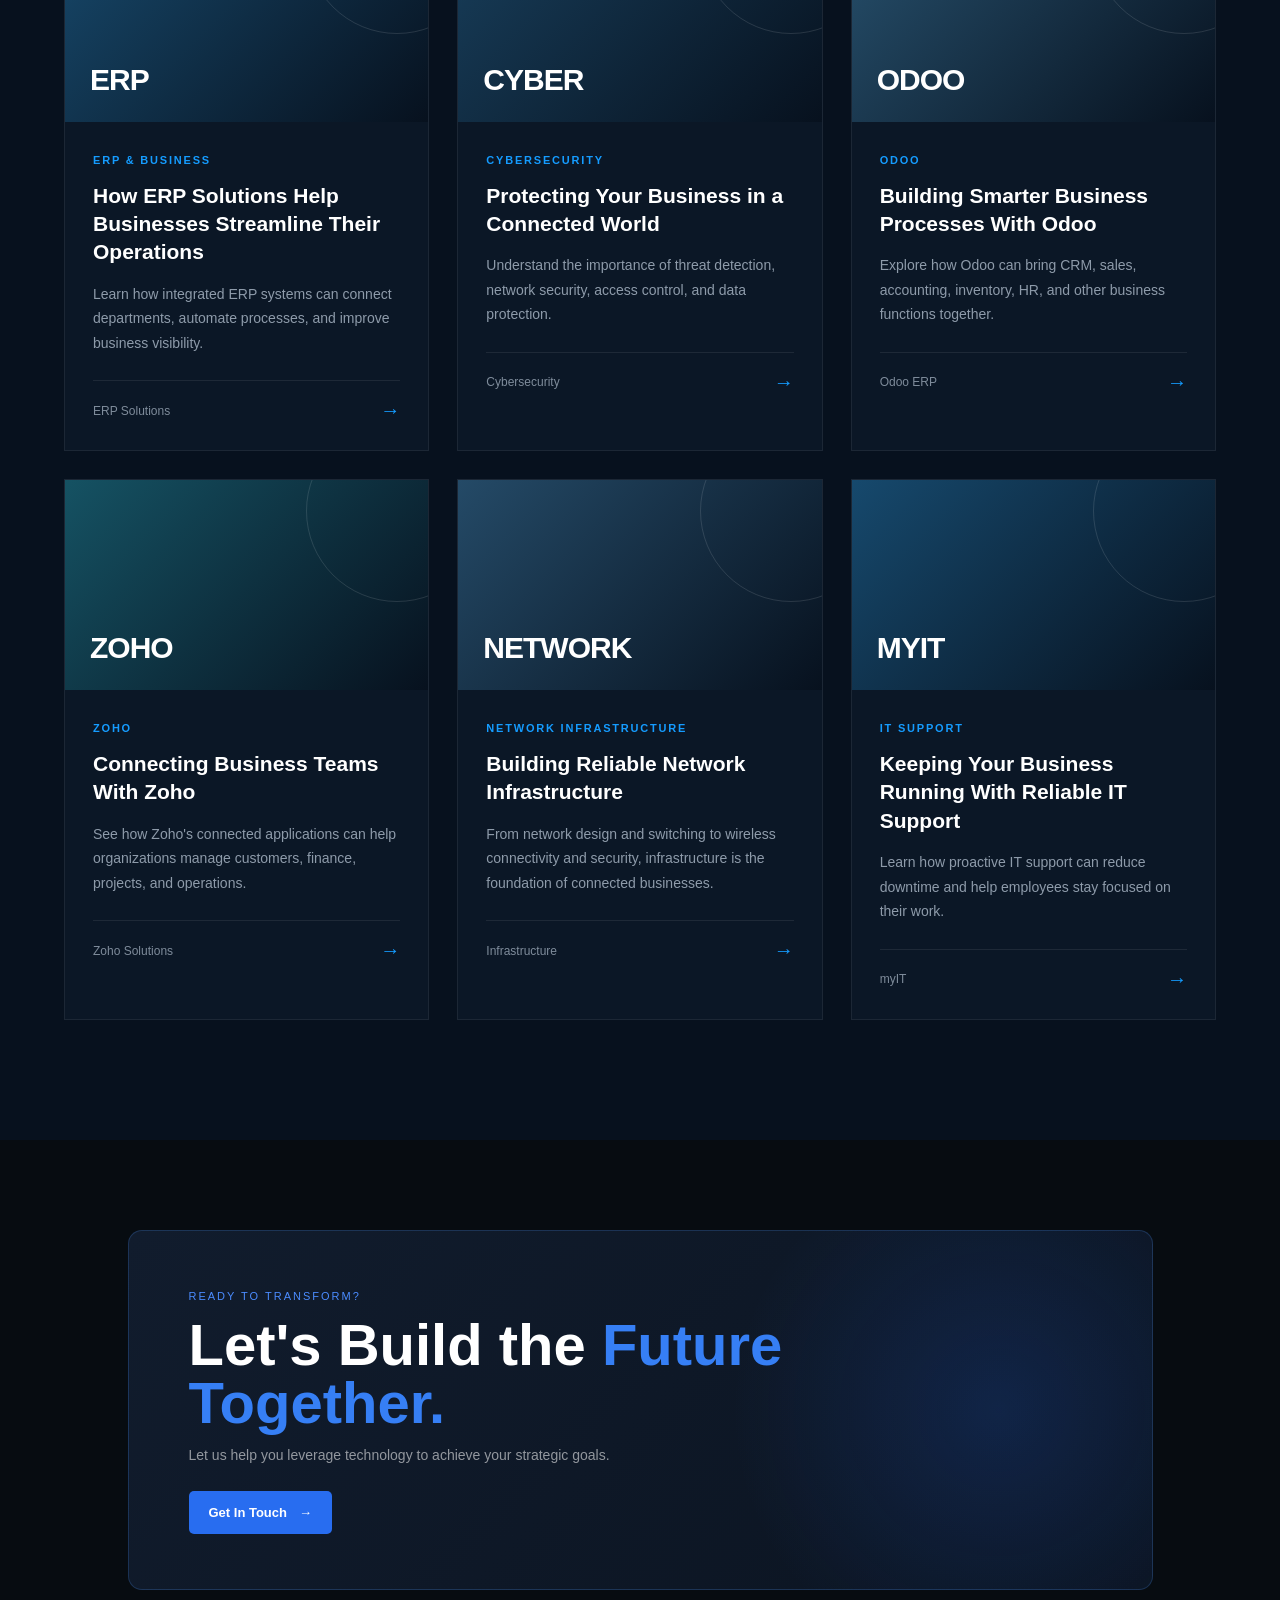
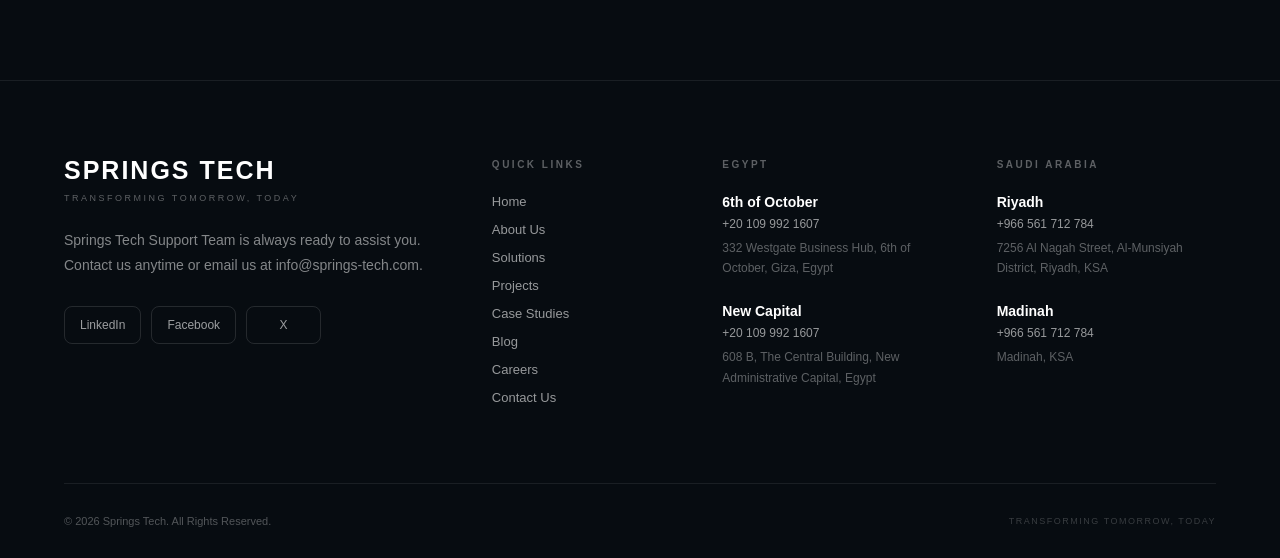
<file: Blog/blog.html>
<!DOCTYPE html>
<html lang="en">
<head>
    <meta charset="UTF-8">
    <meta name="viewport" content="width=device-width, initial-scale=1.0">

    <title>Blog | Springs Tech</title>

    <link rel="stylesheet" href="../Navbar/navbar.css">
    <link rel="stylesheet" href="../CTA/cta.css">
    <link rel="stylesheet" href="../Footer/footer.css">
    <link rel="stylesheet" href="blog.css">
</head>

<body>

    <!-- Navbar -->
    <div id="navbar"></div>


    <!-- Blog Hero -->
    <section class="blog-hero">

        <div class="blog-hero-container">

            <span class="section-label">OUR BLOG</span>

            <h1>
                Insights That
                <span>Move Business Forward.</span>
            </h1>

            <p>
                Explore technology insights, business solutions,
                digital transformation, and the latest updates from
                Springs Tech.
            </p>

        </div>

    </section>


    <!-- Featured Article -->
    <section class="featured-section">

        <div class="blog-container">

            <div class="featured-card">

                <div class="featured-visual">

                    <span class="featured-number">01</span>

                    <div class="featured-visual-content">
                        <span>SPRINGS TECH</span>
                        <strong>TECHNOLOGY<br>INSIGHTS</strong>
                    </div>

                </div>

                <div class="featured-content">

                    <span class="article-category">
                        DIGITAL TRANSFORMATION
                    </span>

                    <h2>
                        Technology Solutions That
                        Transform Modern Businesses
                    </h2>

                    <p>
                        Discover how integrated technology,
                        automation, and digital transformation
                        can help organizations improve efficiency,
                        strengthen operations, and scale with confidence.
                    </p>

                    <div class="article-meta">
                        <span>Springs Tech</span>
                        <span>Technology & Business</span>
                    </div>

                </div>

            </div>

        </div>

    </section>


    <!-- Blog Articles -->
    <section class="blog-section">

        <div class="blog-container">

            <div class="section-heading">

                <span class="section-label">LATEST INSIGHTS</span>

                <h2>
                    Explore Our
                    <span>Latest Articles.</span>
                </h2>

                <p>
                    Stay updated with technology trends, business
                    applications, cybersecurity, ERP, and digital
                    transformation.
                </p>

            </div>


            <div class="articles-grid">


                <!-- Article 1 -->
                <article class="article-card">

                    <div class="article-image article-image-1">
                        <span>ERP</span>
                    </div>

                    <div class="article-content">

                        <span class="article-category">
                            ERP & BUSINESS
                        </span>

                        <h3>
                            How ERP Solutions Help Businesses
                            Streamline Their Operations
                        </h3>

                        <p>
                            Learn how integrated ERP systems can
                            connect departments, automate processes,
                            and improve business visibility.
                        </p>

                        <div class="article-bottom">
                            <span>ERP Solutions</span>
                            <span>→</span>
                        </div>

                    </div>

                </article>


                <!-- Article 2 -->
                <article class="article-card">

                    <div class="article-image article-image-2">
                        <span>CYBER</span>
                    </div>

                    <div class="article-content">

                        <span class="article-category">
                            CYBERSECURITY
                        </span>

                        <h3>
                            Protecting Your Business in
                            a Connected World
                        </h3>

                        <p>
                            Understand the importance of threat
                            detection, network security, access
                            control, and data protection.
                        </p>

                        <div class="article-bottom">
                            <span>Cybersecurity</span>
                            <span>→</span>
                        </div>

                    </div>

                </article>


                <!-- Article 3 -->
                <article class="article-card">

                    <div class="article-image article-image-3">
                        <span>ODOO</span>
                    </div>

                    <div class="article-content">

                        <span class="article-category">
                            ODOO
                        </span>

                        <h3>
                            Building Smarter Business
                            Processes With Odoo
                        </h3>

                        <p>
                            Explore how Odoo can bring CRM, sales,
                            accounting, inventory, HR, and other
                            business functions together.
                        </p>

                        <div class="article-bottom">
                            <span>Odoo ERP</span>
                            <span>→</span>
                        </div>

                    </div>

                </article>


                <!-- Article 4 -->
                <article class="article-card">

                    <div class="article-image article-image-4">
                        <span>ZOHO</span>
                    </div>

                    <div class="article-content">

                        <span class="article-category">
                            ZOHO
                        </span>

                        <h3>
                            Connecting Business Teams
                            With Zoho
                        </h3>

                        <p>
                            See how Zoho's connected applications
                            can help organizations manage customers,
                            finance, projects, and operations.
                        </p>

                        <div class="article-bottom">
                            <span>Zoho Solutions</span>
                            <span>→</span>
                        </div>

                    </div>

                </article>


                <!-- Article 5 -->
                <article class="article-card">

                    <div class="article-image article-image-5">
                        <span>NETWORK</span>
                    </div>

                    <div class="article-content">

                        <span class="article-category">
                            NETWORK INFRASTRUCTURE
                        </span>

                        <h3>
                            Building Reliable Network
                            Infrastructure
                        </h3>

                        <p>
                            From network design and switching to
                            wireless connectivity and security,
                            infrastructure is the foundation of
                            connected businesses.
                        </p>

                        <div class="article-bottom">
                            <span>Infrastructure</span>
                            <span>→</span>
                        </div>

                    </div>

                </article>


                <!-- Article 6 -->
                <article class="article-card">

                    <div class="article-image article-image-6">
                        <span>MYIT</span>
                    </div>

                    <div class="article-content">

                        <span class="article-category">
                            IT SUPPORT
                        </span>

                        <h3>
                            Keeping Your Business Running
                            With Reliable IT Support
                        </h3>

                        <p>
                            Learn how proactive IT support can reduce
                            downtime and help employees stay focused
                            on their work.
                        </p>

                        <div class="article-bottom">
                            <span>myIT</span>
                            <span>→</span>
                        </div>

                    </div>

                </article>

            </div>

        </div>

    </section>


    <!-- CTA -->
    <div id="cta"></div>


    <!-- Footer -->
    <div id="footer"></div>


    <script src="../Navbar/navbar.js"></script>

</body>
</html>
</file>
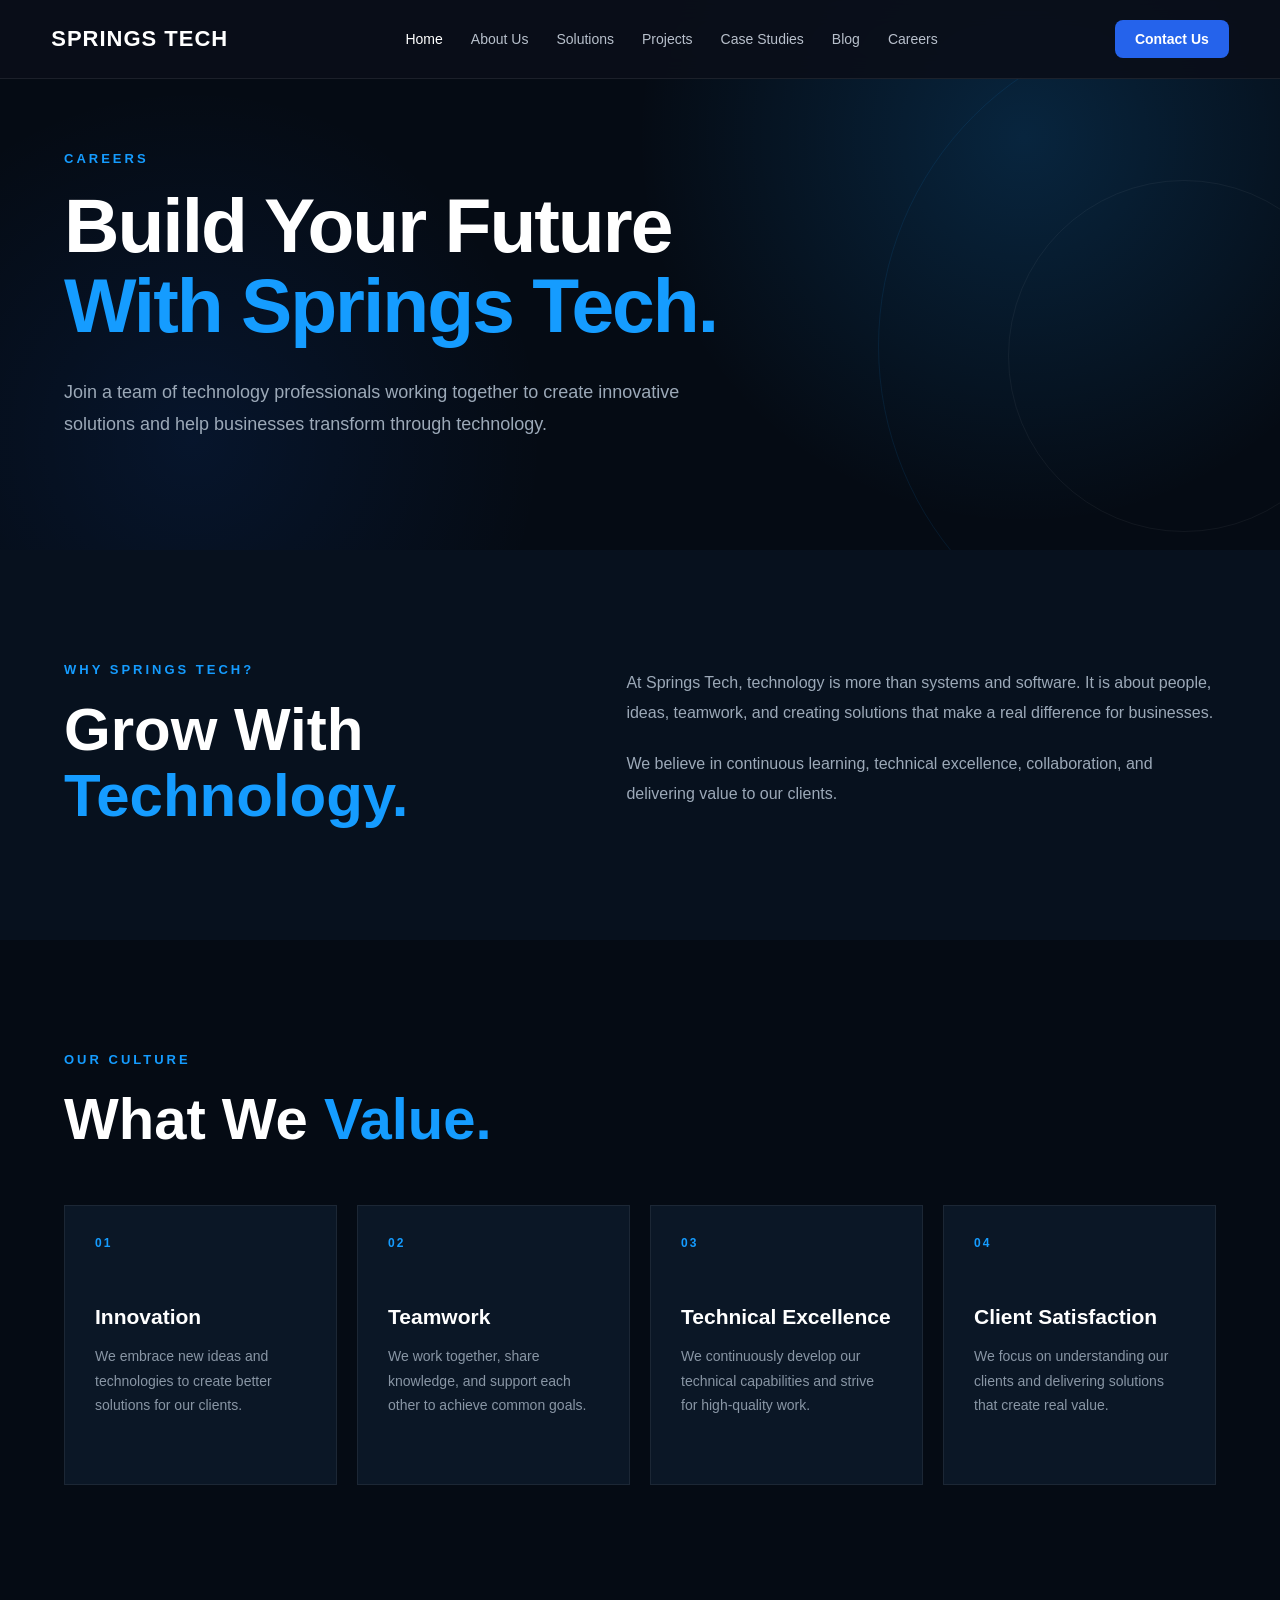
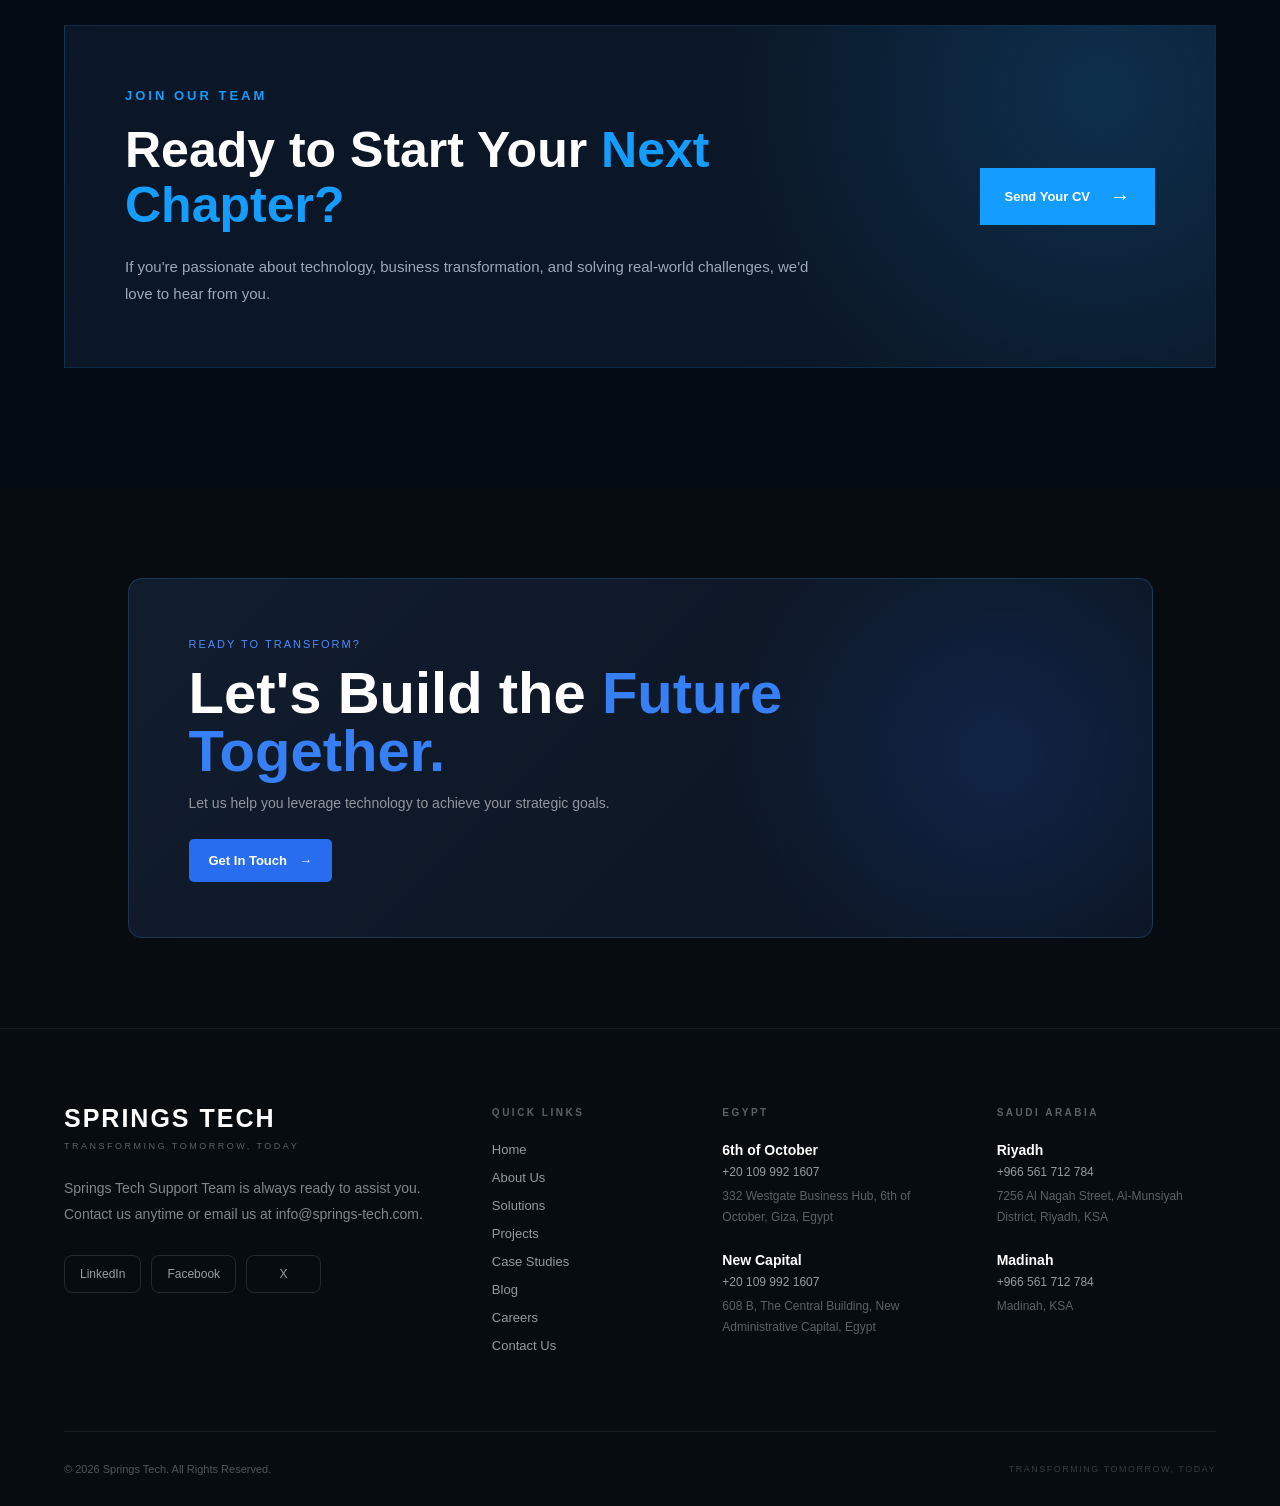
<file: Careers/careers.html>
<!DOCTYPE html>
<html lang="en">
<head>
    <meta charset="UTF-8">
    <meta name="viewport" content="width=device-width, initial-scale=1.0">

    <title>Careers | Springs Tech</title>

    <link rel="stylesheet" href="../Navbar/navbar.css">
    <link rel="stylesheet" href="../CTA/cta.css">
    <link rel="stylesheet" href="../Footer/footer.css">
    <link rel="stylesheet" href="careers.css">
</head>

<body>

    <!-- Navbar -->
    <div id="navbar"></div>


    <!-- Careers Hero -->
    <section class="careers-hero">

        <div class="careers-hero-container">

            <span class="section-label">CAREERS</span>

            <h1>
                Build Your Future
                <span>With Springs Tech.</span>
            </h1>

            <p>
                Join a team of technology professionals working together
                to create innovative solutions and help businesses
                transform through technology.
            </p>

        </div>

    </section>


    <!-- Why Join Us -->
    <section class="careers-intro">

        <div class="careers-container">

            <div class="intro-grid">

                <div class="intro-heading">

                    <span class="section-label">WHY SPRINGS TECH?</span>

                    <h2>
                        Grow With
                        <span>Technology.</span>
                    </h2>

                </div>

                <div class="intro-text">

                    <p>
                        At Springs Tech, technology is more than systems
                        and software. It is about people, ideas, teamwork,
                        and creating solutions that make a real difference
                        for businesses.
                    </p>

                    <p>
                        We believe in continuous learning, technical
                        excellence, collaboration, and delivering value
                        to our clients.
                    </p>

                </div>

            </div>

        </div>

    </section>


    <!-- Career Values -->
    <section class="values-section">

        <div class="careers-container">

            <div class="section-heading">

                <span class="section-label">OUR CULTURE</span>

                <h2>
                    What We
                    <span>Value.</span>
                </h2>

            </div>


            <div class="values-grid">

                <div class="value-card">

                    <div class="value-number">01</div>

                    <h3>Innovation</h3>

                    <p>
                        We embrace new ideas and technologies to
                        create better solutions for our clients.
                    </p>

                </div>


                <div class="value-card">

                    <div class="value-number">02</div>

                    <h3>Teamwork</h3>

                    <p>
                        We work together, share knowledge, and
                        support each other to achieve common goals.
                    </p>

                </div>


                <div class="value-card">

                    <div class="value-number">03</div>

                    <h3>Technical Excellence</h3>

                    <p>
                        We continuously develop our technical
                        capabilities and strive for high-quality work.
                    </p>

                </div>


                <div class="value-card">

                    <div class="value-number">04</div>

                    <h3>Client Satisfaction</h3>

                    <p>
                        We focus on understanding our clients and
                        delivering solutions that create real value.
                    </p>

                </div>

            </div>

        </div>

    </section>


    <!-- Open Positions -->
    <section class="positions-section">

        <div class="careers-container">

            <div class="positions-box">

                <div class="positions-content">

                    <span class="section-label">JOIN OUR TEAM</span>

                    <h2>
                        Ready to Start Your
                        <span>Next Chapter?</span>
                    </h2>

                    <p>
                        If you're passionate about technology,
                        business transformation, and solving
                        real-world challenges, we'd love to hear from you.
                    </p>

                </div>

                <a href="mailto:info@springs-tech.com" class="apply-button">
                    Send Your CV
                    <span>→</span>
                </a>

            </div>

        </div>

    </section>


    <!-- CTA -->
    <div id="cta"></div>


    <!-- Footer -->
    <div id="footer"></div>


    <script src="../Navbar/navbar.js"></script>

</body>
</html>
</file>
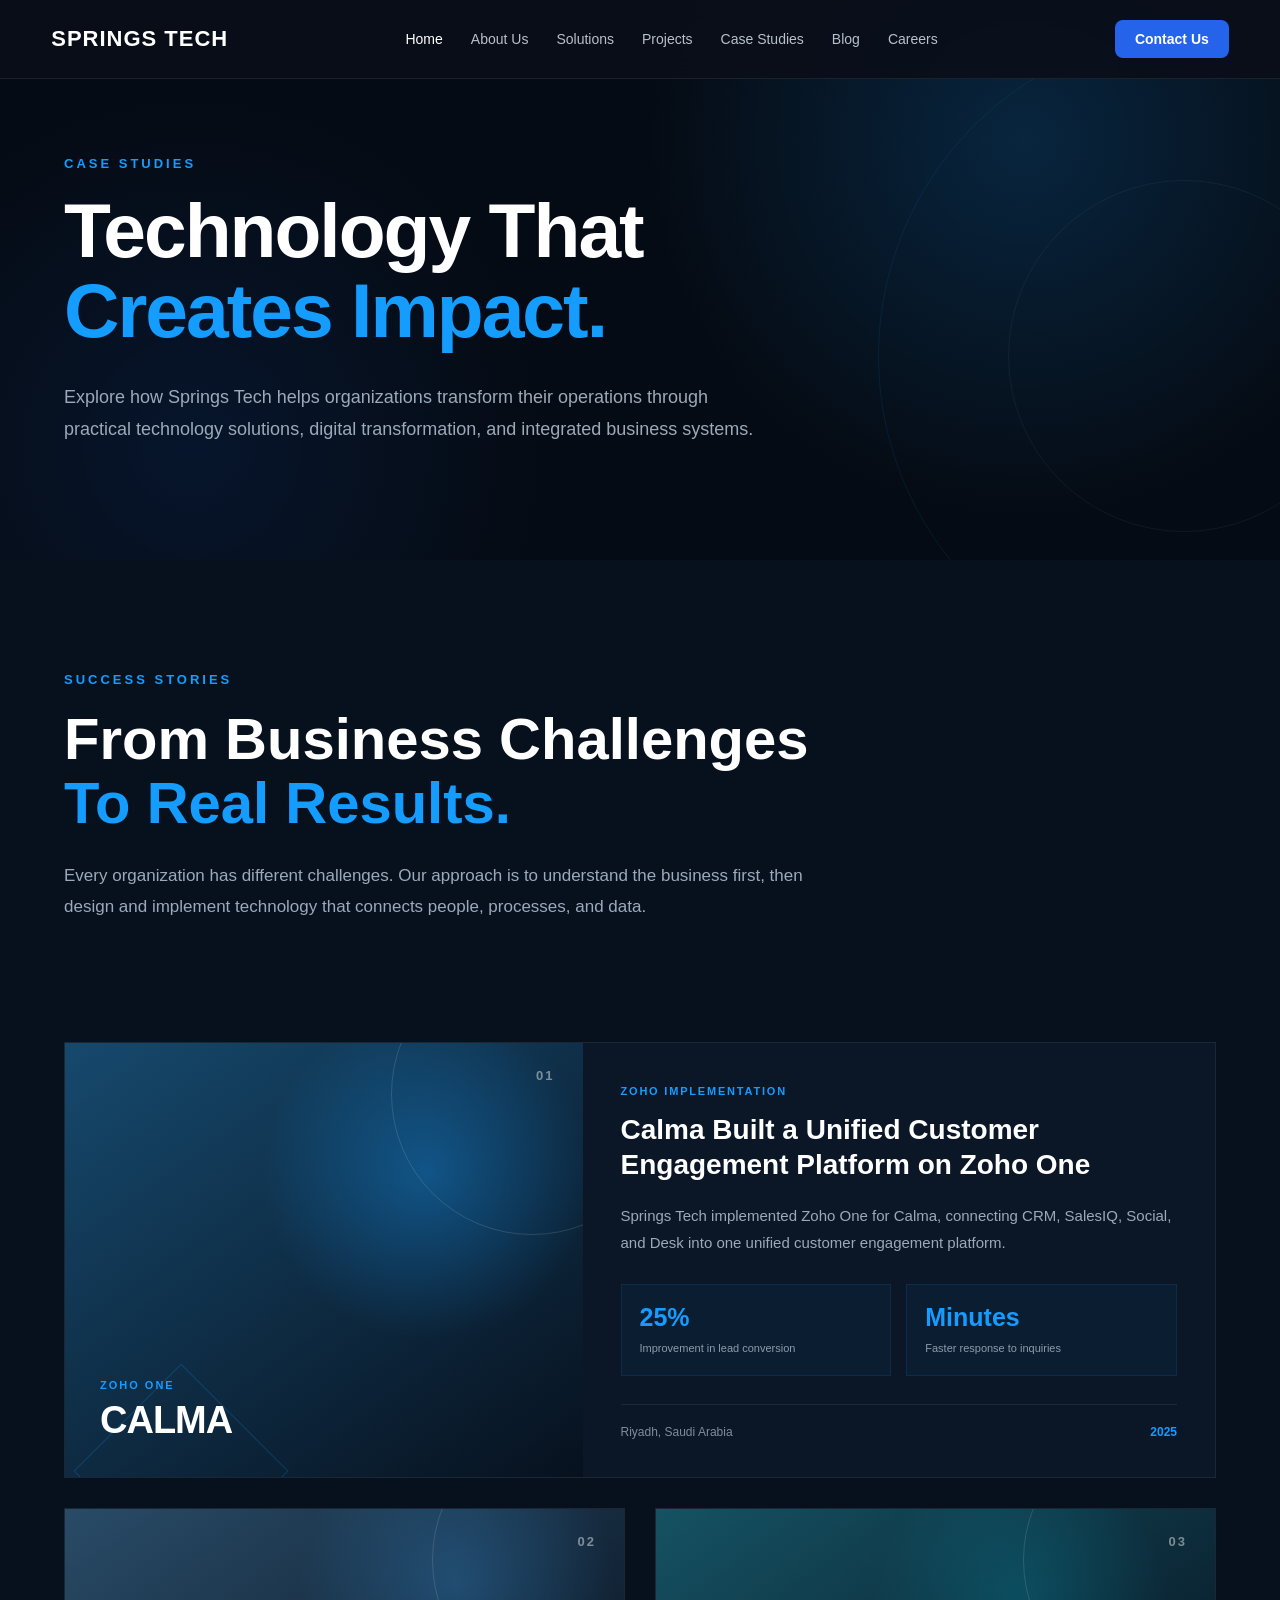
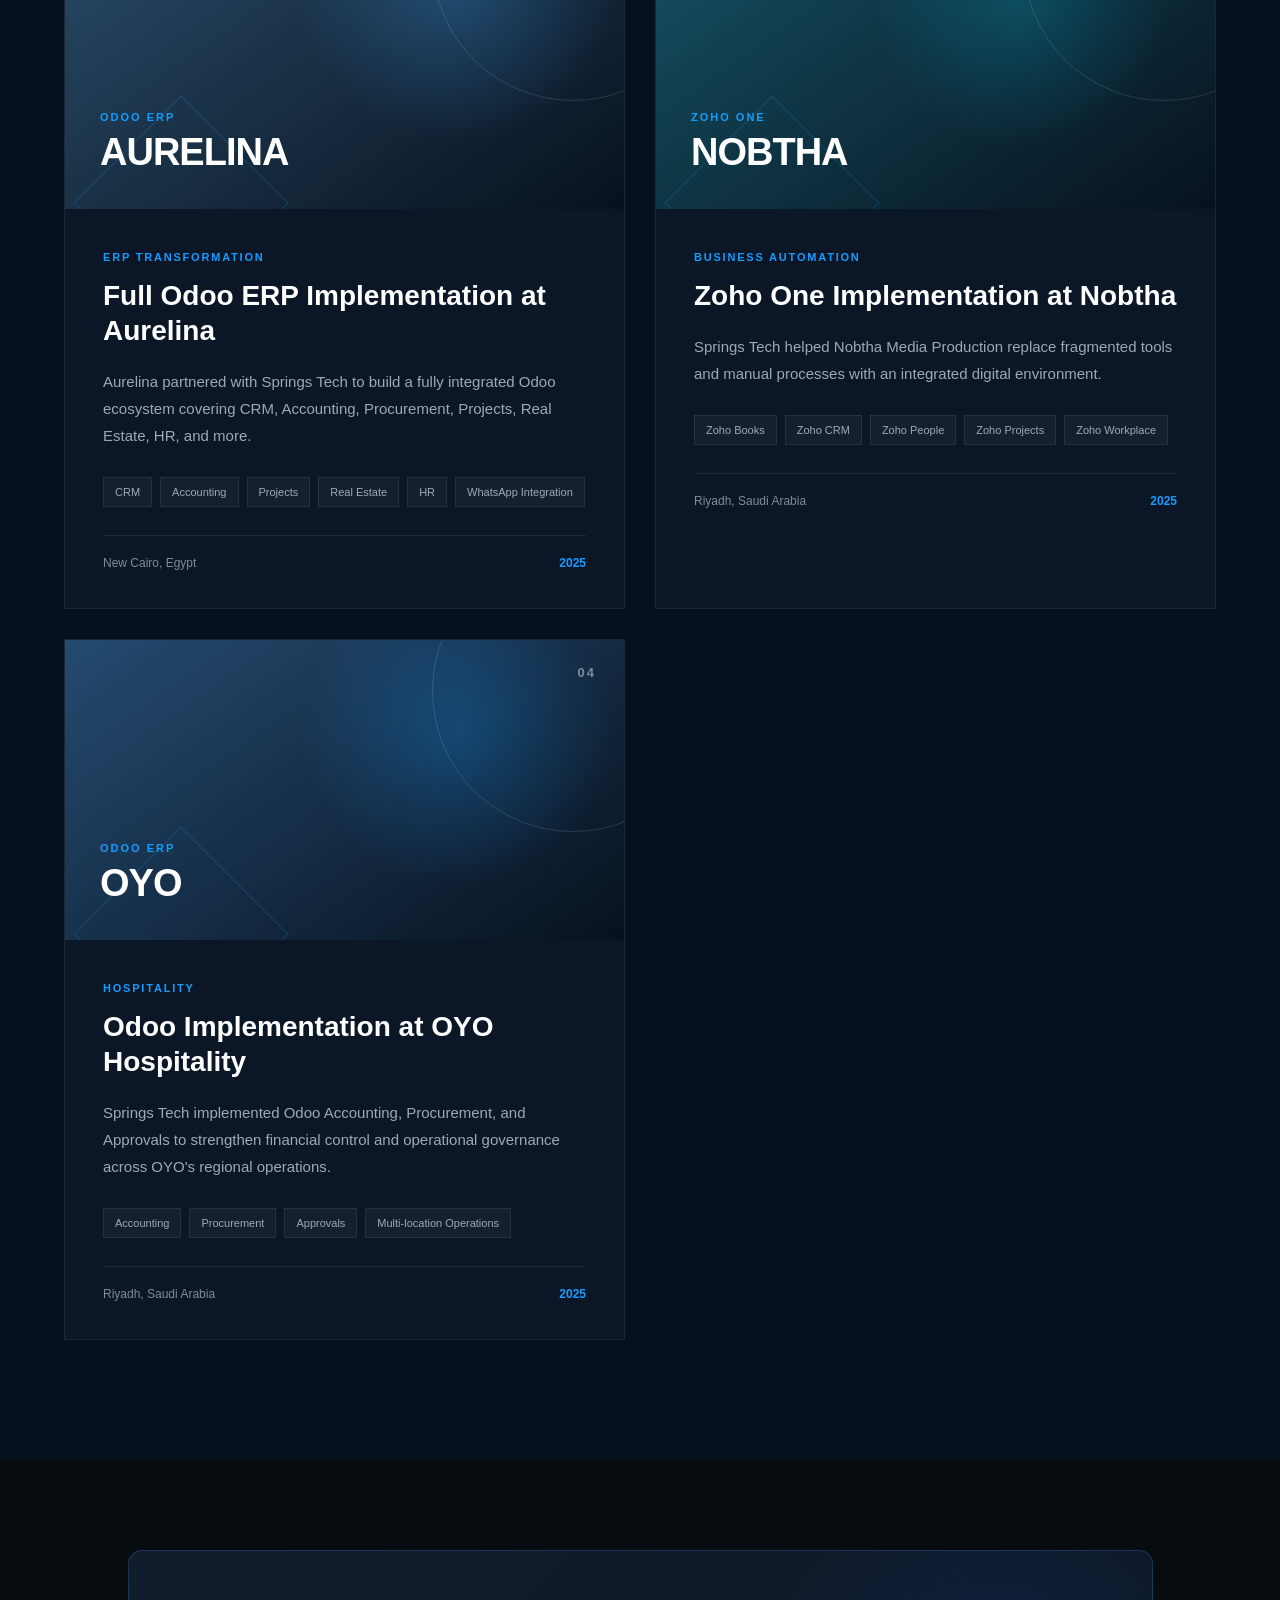
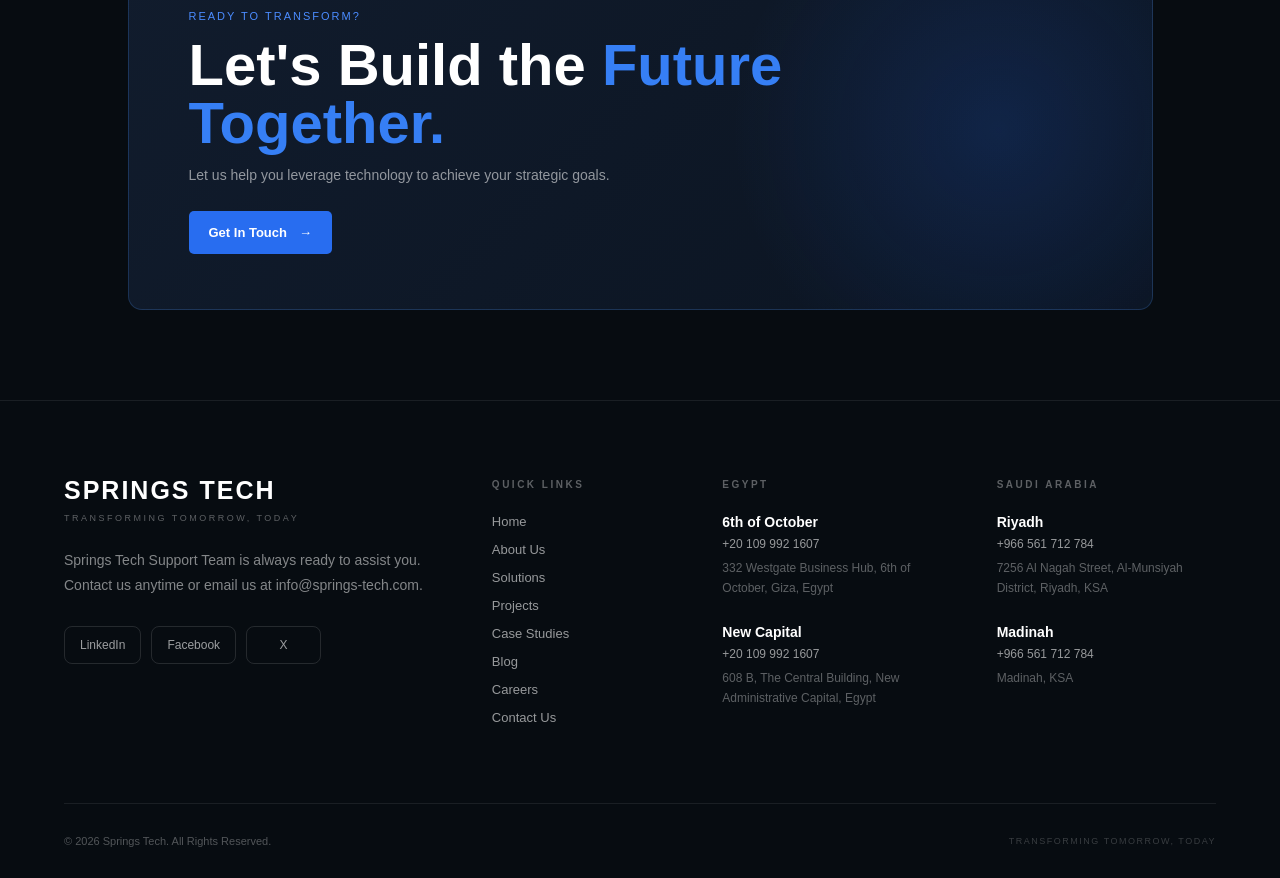
<file: Case-Studies/case-studies.html>
<!DOCTYPE html>
<html lang="en">
<head>
    <meta charset="UTF-8">
    <meta name="viewport" content="width=device-width, initial-scale=1.0">

    <title>Case Studies | Springs Tech</title>

    <link rel="stylesheet" href="../Navbar/navbar.css">
    <link rel="stylesheet" href="../CTA/cta.css">
    <link rel="stylesheet" href="../Footer/footer.css">
    <link rel="stylesheet" href="case-studies.css">
</head>

<body>

    <!-- Navbar -->
    <div id="navbar"></div>


    <!-- Hero -->
    <section class="case-hero">

        <div class="case-hero-container">

            <span class="section-label">CASE STUDIES</span>

            <h1>
                Technology That
                <span>Creates Impact.</span>
            </h1>

            <p>
                Explore how Springs Tech helps organizations transform
                their operations through practical technology solutions,
                digital transformation, and integrated business systems.
            </p>

        </div>

    </section>


    <!-- Intro -->
    <section class="case-intro">

        <div class="case-container">

            <div class="intro-content">

                <span class="section-label">SUCCESS STORIES</span>

                <h2>
                    From Business Challenges
                    <span>To Real Results.</span>
                </h2>

                <p>
                    Every organization has different challenges. Our approach
                    is to understand the business first, then design and
                    implement technology that connects people, processes,
                    and data.
                </p>

            </div>

        </div>

    </section>


    <!-- Case Studies -->
    <section class="case-studies-section">

        <div class="case-container">

            <div class="case-grid">


                <!-- CALMA -->
                <article class="case-card featured">

                    <div class="case-card-visual visual-calma">

                        <span class="case-number">01</span>

                        <div class="visual-content">
                            <span>ZOHO ONE</span>
                            <strong>CALMA</strong>
                        </div>

                    </div>

                    <div class="case-card-content">

                        <span class="case-tag">
                            ZOHO IMPLEMENTATION
                        </span>

                        <h3>
                            Calma Built a Unified Customer
                            Engagement Platform on Zoho One
                        </h3>

                        <p>
                            Springs Tech implemented Zoho One for Calma,
                            connecting CRM, SalesIQ, Social, and Desk into
                            one unified customer engagement platform.
                        </p>

                        <div class="case-results">

                            <div class="result">
                                <strong>25%</strong>
                                <span>Improvement in lead conversion</span>
                            </div>

                            <div class="result">
                                <strong>Minutes</strong>
                                <span>Faster response to inquiries</span>
                            </div>

                        </div>

                        <div class="case-meta">
                            <span>Riyadh, Saudi Arabia</span>
                            <span>2025</span>
                        </div>

                    </div>

                </article>


                <!-- AURELINA -->
                <article class="case-card">

                    <div class="case-card-visual visual-aurelina">

                        <span class="case-number">02</span>

                        <div class="visual-content">
                            <span>ODOO ERP</span>
                            <strong>AURELINA</strong>
                        </div>

                    </div>

                    <div class="case-card-content">

                        <span class="case-tag">
                            ERP TRANSFORMATION
                        </span>

                        <h3>
                            Full Odoo ERP Implementation
                            at Aurelina
                        </h3>

                        <p>
                            Aurelina partnered with Springs Tech to build
                            a fully integrated Odoo ecosystem covering
                            CRM, Accounting, Procurement, Projects,
                            Real Estate, HR, and more.
                        </p>

                        <div class="case-features">

                            <span>CRM</span>
                            <span>Accounting</span>
                            <span>Projects</span>
                            <span>Real Estate</span>
                            <span>HR</span>
                            <span>WhatsApp Integration</span>

                        </div>

                        <div class="case-meta">
                            <span>New Cairo, Egypt</span>
                            <span>2025</span>
                        </div>

                    </div>

                </article>


                <!-- NOBTHA -->
                <article class="case-card">

                    <div class="case-card-visual visual-nobtha">

                        <span class="case-number">03</span>

                        <div class="visual-content">
                            <span>ZOHO ONE</span>
                            <strong>NOBTHA</strong>
                        </div>

                    </div>

                    <div class="case-card-content">

                        <span class="case-tag">
                            BUSINESS AUTOMATION
                        </span>

                        <h3>
                            Zoho One Implementation
                            at Nobtha
                        </h3>

                        <p>
                            Springs Tech helped Nobtha Media Production
                            replace fragmented tools and manual processes
                            with an integrated digital environment.
                        </p>

                        <div class="case-features">

                            <span>Zoho Books</span>
                            <span>Zoho CRM</span>
                            <span>Zoho People</span>
                            <span>Zoho Projects</span>
                            <span>Zoho Workplace</span>

                        </div>

                        <div class="case-meta">
                            <span>Riyadh, Saudi Arabia</span>
                            <span>2025</span>
                        </div>

                    </div>

                </article>


                <!-- OYO -->
                <article class="case-card">

                    <div class="case-card-visual visual-oyo">

                        <span class="case-number">04</span>

                        <div class="visual-content">
                            <span>ODOO ERP</span>
                            <strong>OYO</strong>
                        </div>

                    </div>

                    <div class="case-card-content">

                        <span class="case-tag">
                            HOSPITALITY
                        </span>

                        <h3>
                            Odoo Implementation
                            at OYO Hospitality
                        </h3>

                        <p>
                            Springs Tech implemented Odoo Accounting,
                            Procurement, and Approvals to strengthen
                            financial control and operational governance
                            across OYO's regional operations.
                        </p>

                        <div class="case-features">

                            <span>Accounting</span>
                            <span>Procurement</span>
                            <span>Approvals</span>
                            <span>Multi-location Operations</span>

                        </div>

                        <div class="case-meta">
                            <span>Riyadh, Saudi Arabia</span>
                            <span>2025</span>
                        </div>

                    </div>

                </article>

            </div>

        </div>

    </section>


    <!-- CTA -->
    <div id="cta"></div>


    <!-- Footer -->
    <div id="footer"></div>


    <script src="../Navbar/navbar.js"></script>

</body>
</html>
</file>
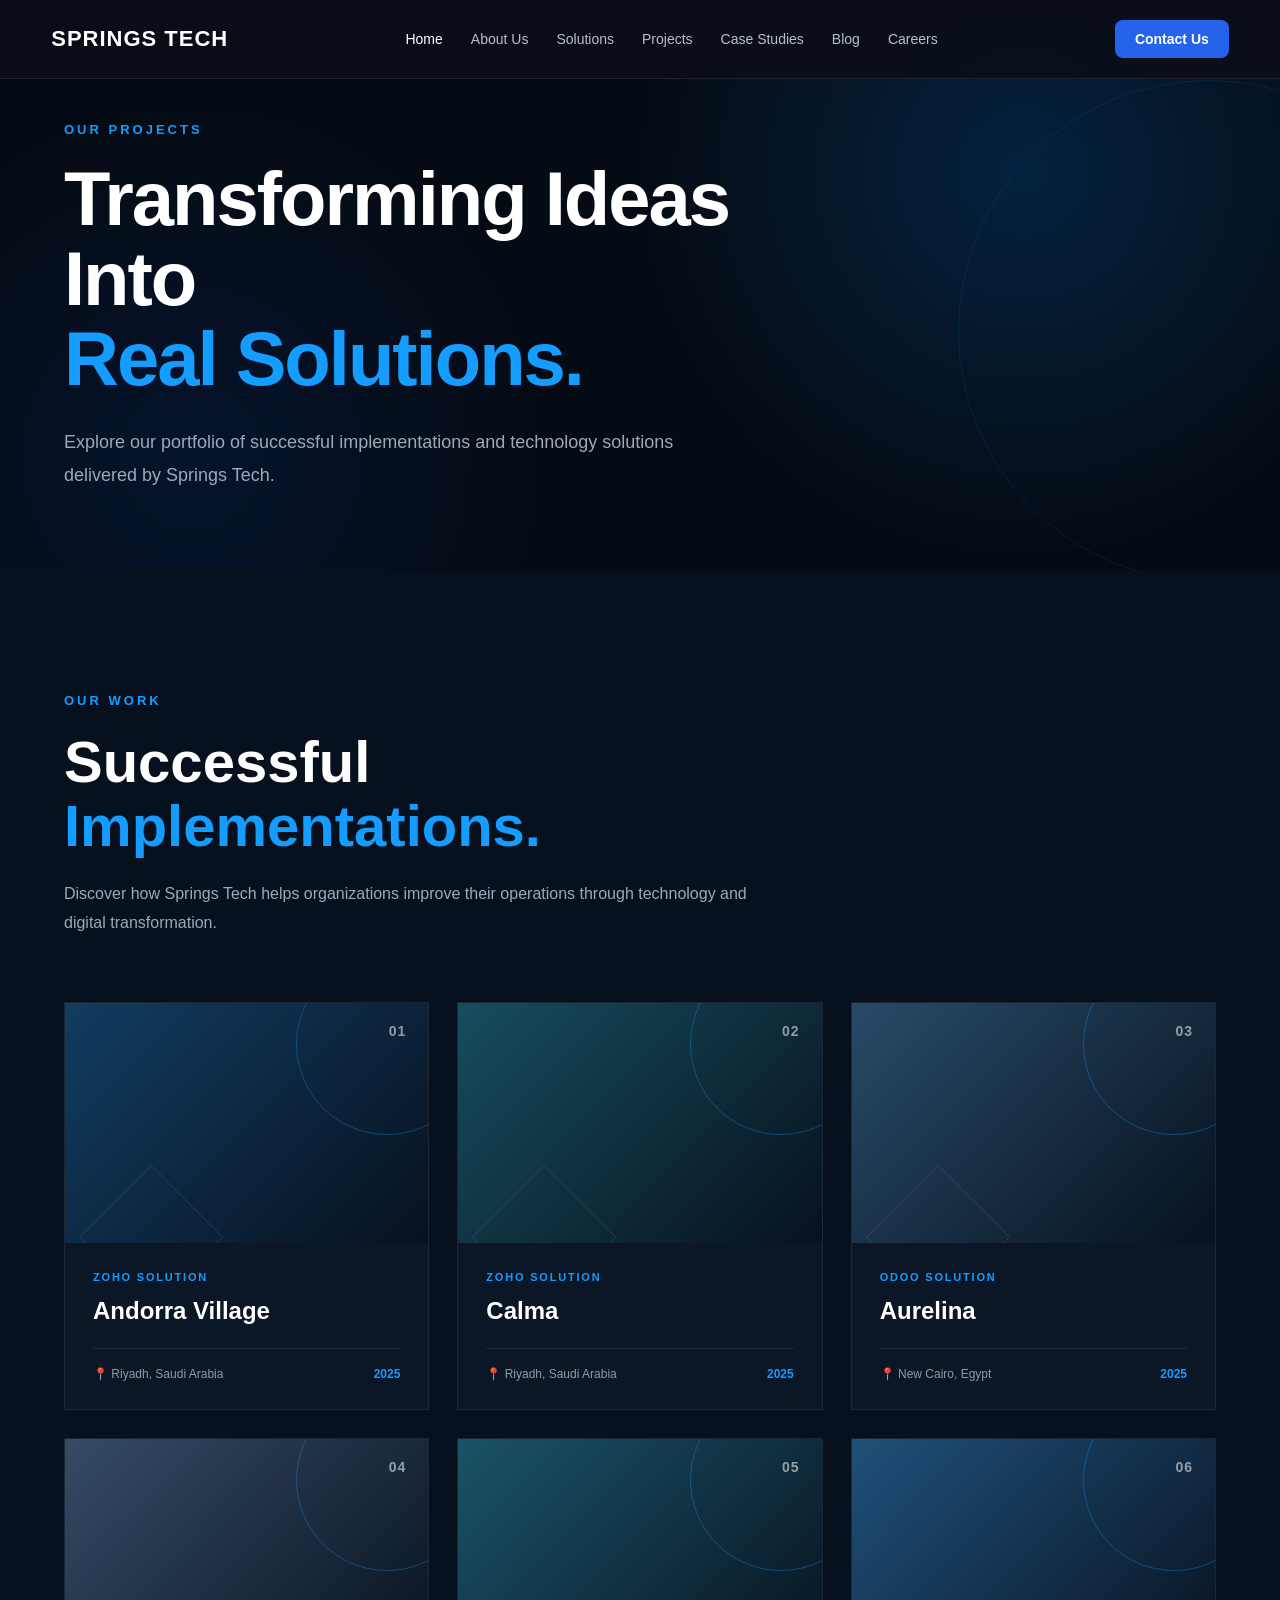
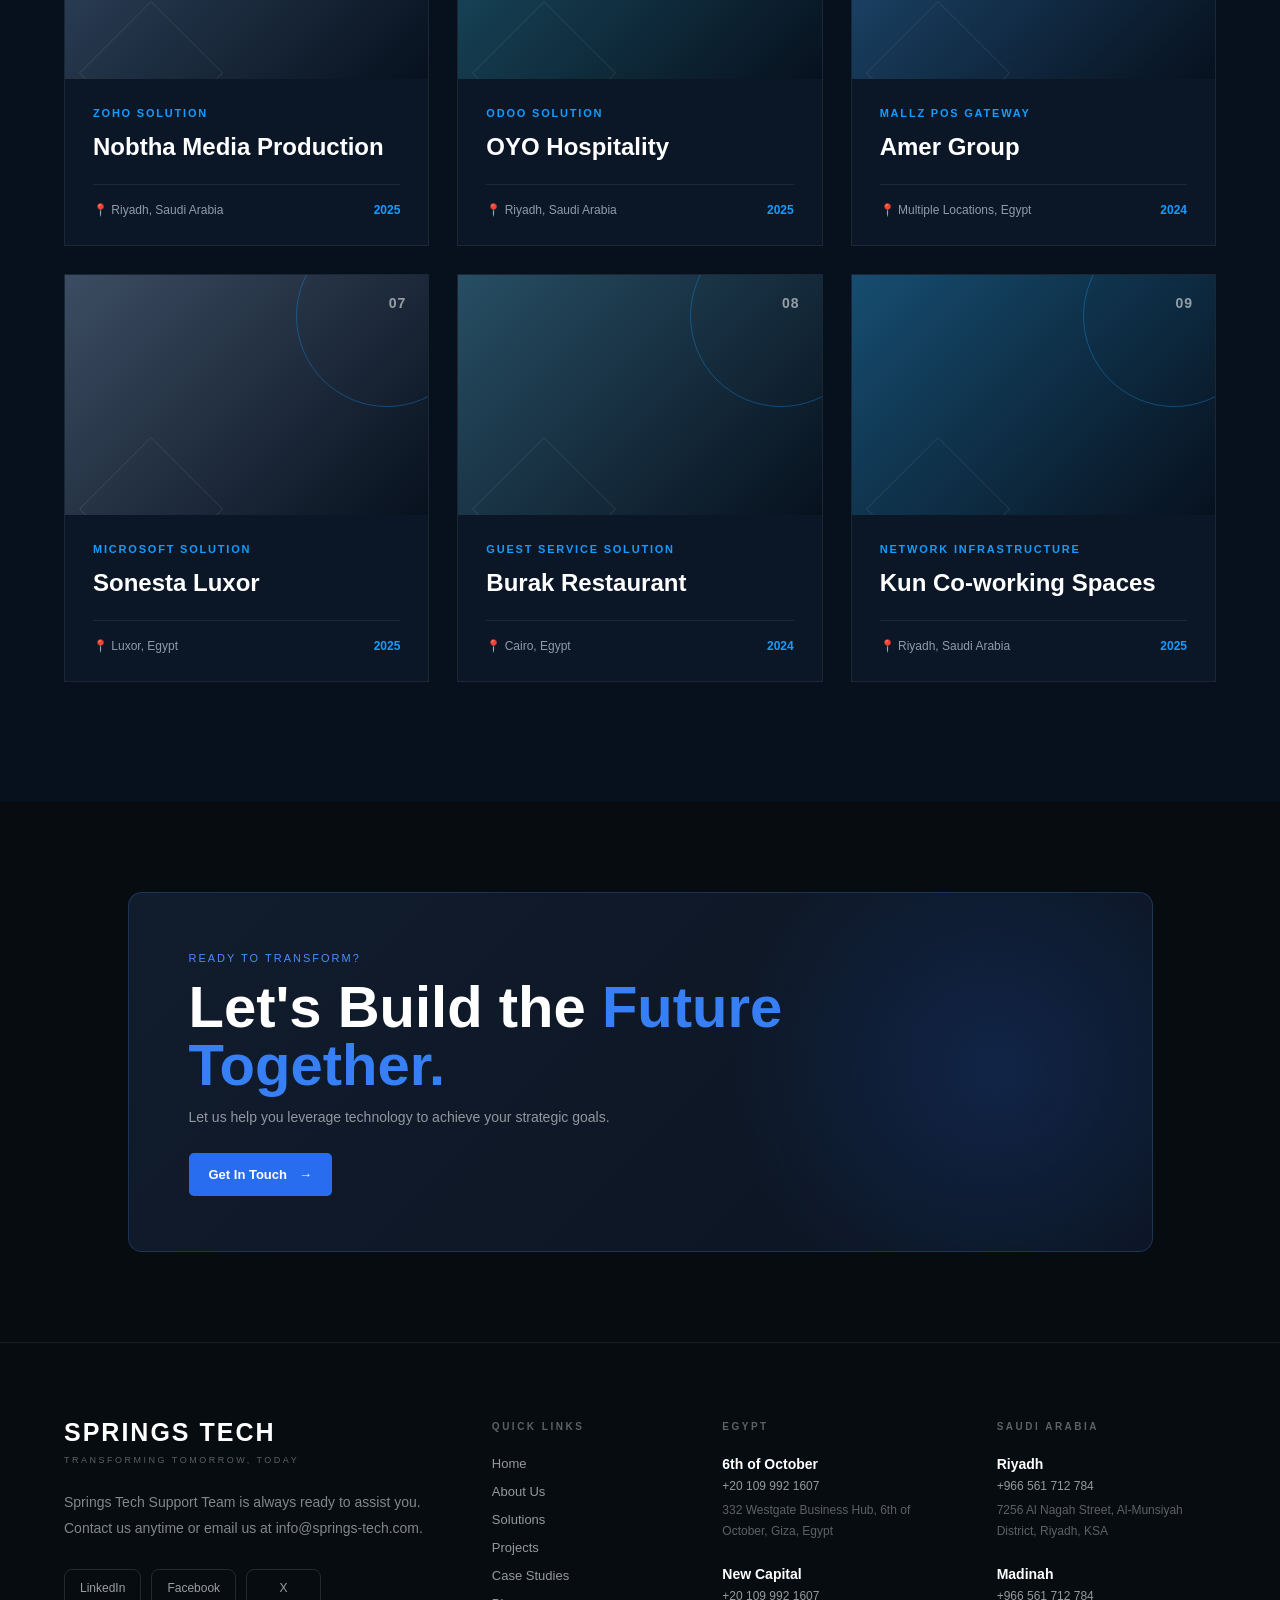
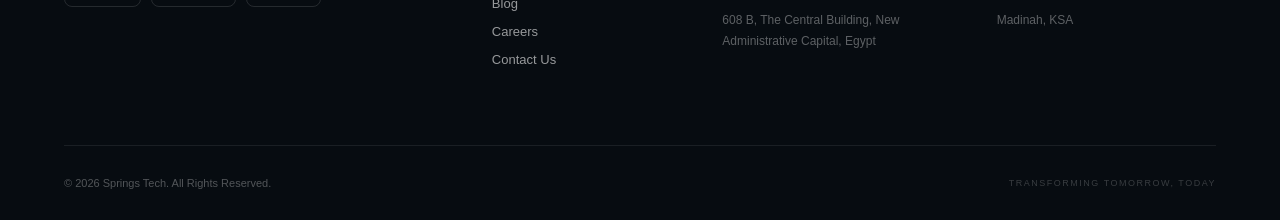
<file: Projects/projects.html>
<!DOCTYPE html>
<html lang="en">
<head>
    <meta charset="UTF-8">
    <meta name="viewport" content="width=device-width, initial-scale=1.0">

    <title>Projects | Springs Tech</title>

    <link rel="stylesheet" href="../Navbar/navbar.css">
    <link rel="stylesheet" href="../CTA/cta.css">
    <link rel="stylesheet" href="../Footer/footer.css">
    <link rel="stylesheet" href="projects.css">
</head>

<body>

    <!-- Navbar -->
    <div id="navbar"></div>


    <!-- Projects Hero -->
    <section class="projects-hero">
        <div class="projects-hero-container">

            <span class="section-label">OUR PROJECTS</span>

            <h1>
                Transforming Ideas Into
                <span>Real Solutions.</span>
            </h1>

            <p>
                Explore our portfolio of successful implementations
                and technology solutions delivered by Springs Tech.
            </p>

        </div>
    </section>


    <!-- Projects -->
    <section class="projects-section">

        <div class="projects-container">

            <div class="projects-heading">
                <span class="section-label">OUR WORK</span>

                <h2>
                    Successful
                    <span>Implementations.</span>
                </h2>

                <p>
                    Discover how Springs Tech helps organizations improve
                    their operations through technology and digital transformation.
                </p>
            </div>


            <div class="projects-grid">


                <!-- Andorra Village -->
                <article class="project-card">

                    <div class="project-image project-image-1">
                        <span class="project-number">01</span>
                    </div>

                    <div class="project-content">

                        <span class="project-type">
                            ZOHO SOLUTION
                        </span>

                        <h3>
                            Andorra Village
                        </h3>

                        <div class="project-meta">
                            <span>📍 Riyadh, Saudi Arabia</span>
                            <span>2025</span>
                        </div>

                    </div>

                </article>


                <!-- Calma -->
                <article class="project-card">

                    <div class="project-image project-image-2">
                        <span class="project-number">02</span>
                    </div>

                    <div class="project-content">

                        <span class="project-type">
                            ZOHO SOLUTION
                        </span>

                        <h3>
                            Calma
                        </h3>

                        <div class="project-meta">
                            <span>📍 Riyadh, Saudi Arabia</span>
                            <span>2025</span>
                        </div>

                    </div>

                </article>


                <!-- Aurelina -->
                <article class="project-card">

                    <div class="project-image project-image-3">
                        <span class="project-number">03</span>
                    </div>

                    <div class="project-content">

                        <span class="project-type">
                            ODOO SOLUTION
                        </span>

                        <h3>
                            Aurelina
                        </h3>

                        <div class="project-meta">
                            <span>📍 New Cairo, Egypt</span>
                            <span>2025</span>
                        </div>

                    </div>

                </article>


                <!-- Nobtha -->
                <article class="project-card">

                    <div class="project-image project-image-4">
                        <span class="project-number">04</span>
                    </div>

                    <div class="project-content">

                        <span class="project-type">
                            ZOHO SOLUTION
                        </span>

                        <h3>
                            Nobtha Media Production
                        </h3>

                        <div class="project-meta">
                            <span>📍 Riyadh, Saudi Arabia</span>
                            <span>2025</span>
                        </div>

                    </div>

                </article>


                <!-- OYO -->
                <article class="project-card">

                    <div class="project-image project-image-5">
                        <span class="project-number">05</span>
                    </div>

                    <div class="project-content">

                        <span class="project-type">
                            ODOO SOLUTION
                        </span>

                        <h3>
                            OYO Hospitality
                        </h3>

                        <div class="project-meta">
                            <span>📍 Riyadh, Saudi Arabia</span>
                            <span>2025</span>
                        </div>

                    </div>

                </article>


                <!-- Amer Group -->
                <article class="project-card">

                    <div class="project-image project-image-6">
                        <span class="project-number">06</span>
                    </div>

                    <div class="project-content">

                        <span class="project-type">
                            MALLZ POS GATEWAY
                        </span>

                        <h3>
                            Amer Group
                        </h3>

                        <div class="project-meta">
                            <span>📍 Multiple Locations, Egypt</span>
                            <span>2024</span>
                        </div>

                    </div>

                </article>


                <!-- Sonesta -->
                <article class="project-card">

                    <div class="project-image project-image-7">
                        <span class="project-number">07</span>
                    </div>

                    <div class="project-content">

                        <span class="project-type">
                            MICROSOFT SOLUTION
                        </span>

                        <h3>
                            Sonesta Luxor
                        </h3>

                        <div class="project-meta">
                            <span>📍 Luxor, Egypt</span>
                            <span>2025</span>
                        </div>

                    </div>

                </article>


                <!-- Burak -->
                <article class="project-card">

                    <div class="project-image project-image-8">
                        <span class="project-number">08</span>
                    </div>

                    <div class="project-content">

                        <span class="project-type">
                            GUEST SERVICE SOLUTION
                        </span>

                        <h3>
                            Burak Restaurant
                        </h3>

                        <div class="project-meta">
                            <span>📍 Cairo, Egypt</span>
                            <span>2024</span>
                        </div>

                    </div>

                </article>


                <!-- KUN -->
                <article class="project-card">

                    <div class="project-image project-image-9">
                        <span class="project-number">09</span>
                    </div>

                    <div class="project-content">

                        <span class="project-type">
                            NETWORK INFRASTRUCTURE
                        </span>

                        <h3>
                            Kun Co-working Spaces
                        </h3>

                        <div class="project-meta">
                            <span>📍 Riyadh, Saudi Arabia</span>
                            <span>2025</span>
                        </div>

                    </div>

                </article>

            </div>

        </div>

    </section>


    <!-- CTA -->
    <div id="cta"></div>


    <!-- Footer -->
    <div id="footer"></div>


    <script src="../Navbar/navbar.js"></script>

</body>
</html>
</file>
<file: Navbar/navbar.css>
/* =========================
   NAVBAR
========================= */

.navbar {
    position: fixed;
    top: 0;
    left: 0;
    width: 100%;
    z-index: 1000;
    background: rgba(10, 15, 25, 0.92);
    backdrop-filter: blur(12px);
    border-bottom: 1px solid rgba(255, 255, 255, 0.08);
}

.navbar-container {
    width: min(1200px, 92%);
    margin: auto;
    min-height: 78px;

    display: flex;
    align-items: center;
    justify-content: space-between;
    gap: 30px;
}

.logo {
    color: #ffffff;
    text-decoration: none;
    font-size: 22px;
    font-weight: 800;
    letter-spacing: 1px;
    white-space: nowrap;
}

.nav-menu {
    display: flex;
    align-items: center;
    gap: 28px;
}

.nav-link {
    color: #b8c0cc;
    text-decoration: none;
    font-size: 14px;
    font-weight: 500;
    transition: 0.3s ease;
}

.nav-link:hover,
.nav-link.active {
    color: #ffffff;
}

.contact-btn {
    color: #ffffff;
    background: #2563eb;
    text-decoration: none;
    padding: 11px 20px;
    border-radius: 8px;
    font-size: 14px;
    font-weight: 600;
    transition: 0.3s ease;
}

.contact-btn:hover {
    background: #1d4ed8;
    transform: translateY(-2px);
}

.menu-toggle {
    display: none;
    width: 42px;
    height: 42px;
    border: 0;
    background: transparent;
    cursor: pointer;
    padding: 8px;
}

.menu-toggle span {
    display: block;
    width: 100%;
    height: 2px;
    margin: 6px 0;
    background: #ffffff;
    transition: 0.3s ease;
}


/* =========================
   MOBILE
========================= */

@media (max-width: 900px) {

    .nav-menu {
        position: absolute;
        top: 78px;
        left: 0;
        width: 100%;

        display: none;
        flex-direction: column;
        align-items: flex-start;

        padding: 25px;
        background: #0a0f19;
        border-top: 1px solid rgba(255, 255, 255, 0.08);
    }

    .nav-menu.active {
        display: flex;
    }

    .nav-link {
        width: 100%;
        padding: 10px 0;
    }

    .contact-btn {
        display: none;
    }

    .menu-toggle {
        display: block;
    }
}
</file>
<file: CTA/cta.css>
.cta-section {
    padding: 90px 0;
    background: #070c11;
}

.cta-container {
    width: min(1025px, 90%);
    min-height: 260px;
    margin: auto;
    padding: 55px 60px;

    display: flex;
    align-items: center;

    background:
        radial-gradient(
            circle at 85% 50%,
            rgba(39, 110, 255, .16),
            transparent 30%
        ),
        linear-gradient(135deg, #111c2d, #0b1421);

    border: 1px solid rgba(70, 130, 220, .25);
    border-radius: 14px;
}

.cta-content {
    max-width: 700px;
}

.cta-label {
    font-size: 11px;
    letter-spacing: 2px;
    color: #4b8cff;
}

.cta-content h2 {
    margin: 12px 0 15px;
    font-size: clamp(35px, 5vw, 58px);
    line-height: 1;
    color: #fff;
}

.cta-content h2 span {
    color: #367ff5;
}

.cta-content p {
    margin: 0 0 28px;
    color: rgba(255,255,255,.55);
    font-size: 14px;
}

.cta-button {
    display: inline-flex;
    align-items: center;
    gap: 12px;

    padding: 14px 20px;

    background: #286df0;
    color: #fff;

    border-radius: 5px;

    text-decoration: none;
    font-size: 13px;
    font-weight: 600;

    transition: .25s;
}

.cta-button:hover {
    background: #3b7df4;
    transform: translateY(-2px);
}

@media (max-width: 600px) {
    .cta-container {
        padding: 40px 30px;
    }
}
</file>
<file: Footer/footer.css>
.st-footer {
    width: 100%;
    background: #070c11;
    color: #fff;
    border-top: 1px solid rgba(255,255,255,.08);
    padding: 75px 0 0;
}

.st-footer-container {
    width: min(1200px, 90%);
    margin: auto;
}

.st-footer-grid {
    display: grid;
    grid-template-columns: 1.7fr .8fr 1fr 1fr;
    gap: 55px;
    align-items: start;
    padding-bottom: 65px;
}

.st-footer-brand h2 {
    margin: 0 0 8px;
    font-size: 25px;
    font-weight: 800;
    letter-spacing: 2px;
}

.st-footer-brand > span {
    display: block;
    margin-bottom: 25px;
    font-size: 9px;
    letter-spacing: 2.5px;
    color: rgba(255,255,255,.35);
}

.st-footer-brand p {
    max-width: 370px;
    margin: 0;
    font-size: 14px;
    line-height: 1.8;
    color: rgba(255,255,255,.5);
}

.st-social {
    display: flex;
    gap: 10px;
    margin-top: 28px;
}

.st-social a {
    display: flex;
    align-items: center;
    justify-content: center;
    min-width: 75px;
    height: 38px;
    padding: 0 15px;
    border: 1px solid rgba(255,255,255,.12);
    border-radius: 8px;
    color: rgba(255,255,255,.6);
    font-size: 12px;
    text-decoration: none;
    transition: .25s;
}

.st-social a:hover {
    color: #fff;
    background: rgba(255,255,255,.06);
    border-color: rgba(255,255,255,.25);
    transform: translateY(-2px);
}

.st-footer-column {
    display: flex;
    flex-direction: column;
    align-items: flex-start;
}

.st-footer-column h3 {
    margin: 3px 0 24px;
    font-size: 10px;
    font-weight: 700;
    letter-spacing: 2.5px;
    color: rgba(255,255,255,.35);
}

.st-footer-column > a {
    margin-bottom: 13px;
    color: rgba(255,255,255,.58);
    font-size: 13px;
    text-decoration: none;
    transition: .2s;
}

.st-footer-column > a:hover {
    color: #fff;
    transform: translateX(4px);
}

.st-location {
    margin-bottom: 25px;
}

.st-location h4 {
    margin: 0 0 7px;
    font-size: 14px;
    font-weight: 600;
    color: #fff;
}

.st-location a {
    display: block;
    margin-bottom: 7px;
    font-size: 12px;
    color: rgba(255,255,255,.58);
    text-decoration: none;
}

.st-location p {
    max-width: 230px;
    margin: 0;
    font-size: 12px;
    line-height: 1.7;
    color: rgba(255,255,255,.35);
}

.st-footer-bottom {
    min-height: 75px;
    display: flex;
    align-items: center;
    justify-content: space-between;
    border-top: 1px solid rgba(255,255,255,.08);
}

.st-footer-bottom p {
    margin: 0;
    font-size: 11px;
    color: rgba(255,255,255,.3);
}

.st-footer-bottom span {
    font-size: 9px;
    letter-spacing: 1.5px;
    color: rgba(255,255,255,.2);
}

@media (max-width: 1000px) {
    .st-footer-grid {
        grid-template-columns: 1fr 1fr;
        gap: 45px;
    }

    .st-footer-brand {
        grid-column: 1 / -1;
    }
}

@media (max-width: 600px) {
    .st-footer {
        padding-top: 55px;
    }

    .st-footer-grid {
        grid-template-columns: 1fr;
        gap: 40px;
    }

    .st-footer-brand {
        grid-column: auto;
    }

    .st-footer-bottom {
        min-height: auto;
        padding: 22px 0;
        flex-direction: column;
        align-items: flex-start;
        gap: 8px;
    }
}
</file>
<file: Home/home.css>
/* =========================================================
   GLOBAL
========================================================= */

* {
    margin: 0;
    padding: 0;
    box-sizing: border-box;
}

html {
    scroll-behavior: smooth;
}

body {
    font-family: Arial, Helvetica, sans-serif;
    background: #080c11;
    color: #ffffff;
    line-height: 1.6;
}

a {
    text-decoration: none;
    color: inherit;
}

button {
    font-family: inherit;
}

section {
    position: relative;
    overflow: hidden;
}


/* =========================================================
   HERO
========================================================= */

.hero {
    min-height: 100vh;
    padding: 150px 7% 100px;
    display: flex;
    align-items: center;
    background:
        radial-gradient(
            circle at 75% 45%,
            rgba(37, 99, 235, 0.16),
            transparent 35%
        ),
        radial-gradient(
            circle at 15% 80%,
            rgba(37, 99, 235, 0.08),
            transparent 30%
        ),
        #080c11;
}

.hero-container {
    width: 100%;
    max-width: 1400px;
    margin: 0 auto;
    display: grid;
    grid-template-columns: 1.05fr 0.95fr;
    align-items: center;
    gap: 80px;
}

.hero-content {
    max-width: 720px;
}

.hero-label {
    display: inline-block;
    margin-bottom: 25px;
    color: #4d8df7;
    font-size: 13px;
    font-weight: 700;
    letter-spacing: 2.5px;
}

.hero h1 {
    margin-bottom: 25px;
    font-size: clamp(52px, 6vw, 88px);
    line-height: 1.02;
    font-weight: 800;
    letter-spacing: -2px;
}

.hero h1 span {
    display: block;
    color: #3b82f6;
}

.hero p {
    max-width: 650px;
    margin-bottom: 35px;
    color: #9ca7b5;
    font-size: 18px;
    line-height: 1.8;
}

.hero-buttons {
    display: flex;
    align-items: center;
    gap: 15px;
    flex-wrap: wrap;
}

.hero-btn {
    display: inline-flex;
    align-items: center;
    justify-content: center;
    min-height: 50px;
    padding: 0 25px;
    border-radius: 6px;
    font-size: 15px;
    font-weight: 700;
    transition: all 0.3s ease;
}

.hero-btn.primary {
    background: #2563eb;
    color: #ffffff;
}

.hero-btn.primary:hover {
    background: #1d4ed8;
    transform: translateY(-2px);
}

.hero-btn.secondary {
    border: 1px solid #303b4a;
    color: #ffffff;
    background: transparent;
}

.hero-btn.secondary:hover {
    border-color: #3b82f6;
    color: #3b82f6;
}


/* =========================================================
   HERO VISUAL
========================================================= */

.hero-visual {
    position: relative;
    min-height: 500px;
    display: flex;
    align-items: center;
    justify-content: center;
}

.hero-card {
    position: relative;
    z-index: 2;
}

.main-card {
    width: 390px;
    min-height: 430px;
    padding: 25px;
    border: 1px solid #273242;
    border-radius: 16px;
    background:
        linear-gradient(
            145deg,
            rgba(24, 33, 45, 0.98),
            rgba(10, 15, 22, 0.98)
        );
    box-shadow:
        0 30px 80px rgba(0, 0, 0, 0.35),
        inset 0 1px 0 rgba(255, 255, 255, 0.03);
}

.card-top {
    display: flex;
    align-items: center;
    gap: 10px;
    padding-bottom: 20px;
    border-bottom: 1px solid #202a37;
    color: #dce3ec;
    font-size: 13px;
    font-weight: 700;
    letter-spacing: 1px;
}

.status-dot {
    width: 9px;
    height: 9px;
    border-radius: 50%;
    background: #22c55e;
    box-shadow: 0 0 12px rgba(34, 197, 94, 0.6);
}

.card-content {
    padding: 50px 15px 45px;
    text-align: center;
}

.tech-circle {
    width: 125px;
    height: 125px;
    margin: 0 auto 30px;
    display: flex;
    align-items: center;
    justify-content: center;
    border: 1px solid rgba(59, 130, 246, 0.5);
    border-radius: 50%;
    background:
        radial-gradient(
            circle,
            rgba(37, 99, 235, 0.2),
            rgba(37, 99, 235, 0.03) 65%
        );
    color: #ffffff;
    font-size: 35px;
    font-weight: 800;
    box-shadow:
        0 0 45px rgba(37, 99, 235, 0.12);
}

.card-content h3 {
    margin-bottom: 12px;
    font-size: 24px;
}

.card-content p {
    color: #8f9baa;
    font-size: 14px;
    line-height: 1.7;
}

.card-footer {
    display: grid;
    grid-template-columns: repeat(3, 1fr);
    border-top: 1px solid #202a37;
}

.card-footer span {
    padding: 16px 8px;
    color: #8e9aaa;
    text-align: center;
    font-size: 12px;
}

.card-footer span + span {
    border-left: 1px solid #202a37;
}

.floating-card {
    position: absolute;
    z-index: 3;
    display: flex;
    flex-direction: column;
    gap: 3px;
    min-width: 145px;
    padding: 17px 20px;
    border: 1px solid #2a3544;
    border-radius: 10px;
    background: rgba(14, 20, 28, 0.95);
    box-shadow: 0 20px 50px rgba(0, 0, 0, 0.35);
}

.floating-card strong {
    color: #ffffff;
    font-size: 18px;
}

.floating-card span {
    color: #7f8a99;
    font-size: 12px;
}

.card-one {
    top: 65px;
    left: 0;
}

.card-two {
    right: 0;
    bottom: 65px;
}


/* =========================================================
   ABOUT
========================================================= */

.about-section {
    padding: 120px 7%;
    background: #0d1218;
}

.about-container {
    max-width: 1400px;
    margin: 0 auto;
    display: grid;
    grid-template-columns: 1fr 1fr;
    gap: 80px;
    align-items: center;
}

.about-content {
    max-width: 650px;
}

.section-label,
.solutions-label,
.projects-label {
    display: inline-block;
    margin-bottom: 18px;
    color: #3b82f6;
    font-size: 13px;
    font-weight: 700;
    letter-spacing: 2.5px;
}

.about-content h2 {
    margin-bottom: 25px;
    font-size: clamp(40px, 4.5vw, 64px);
    line-height: 1.08;
    letter-spacing: -1.5px;
}

.about-content h2 span {
    display: block;
    color: #3b82f6;
}

.about-intro {
    margin-bottom: 20px;
    color: #d9dee6;
    font-size: 19px;
    line-height: 1.8;
}

.about-description {
    margin-bottom: 30px;
    color: #8e99a8;
    font-size: 16px;
    line-height: 1.8;
}

.about-btn {
    display: inline-flex;
    align-items: center;
    gap: 10px;
    color: #ffffff;
    font-size: 15px;
    font-weight: 700;
    transition: 0.3s ease;
}

.about-btn span {
    color: #3b82f6;
    font-size: 20px;
    transition: 0.3s ease;
}

.about-btn:hover {
    color: #3b82f6;
}

.about-btn:hover span {
    transform: translateX(5px);
}


/* =========================================================
   ABOUT STATS
========================================================= */

.about-stats {
    display: grid;
    grid-template-columns: repeat(2, 1fr);
    gap: 18px;
}

.stat-card {
    min-height: 210px;
    padding: 28px;
    border: 1px solid #202b38;
    border-radius: 12px;
    background: #111820;
    transition: all 0.3s ease;
}

.stat-card:hover {
    border-color: #315d9f;
    transform: translateY(-4px);
}

.stat-card.highlight {
    border-color: rgba(37, 99, 235, 0.5);
    background:
        linear-gradient(
            145deg,
            rgba(37, 99, 235, 0.12),
            #111820
        );
}

.stat-number {
    display: block;
    margin-bottom: 8px;
    color: #3b82f6;
    font-size: 38px;
    font-weight: 800;
    line-height: 1;
}

.stat-title {
    display: block;
    margin-bottom: 14px;
    color: #ffffff;
    font-size: 17px;
    font-weight: 700;
}

.stat-card p {
    color: #7f8a98;
    font-size: 13px;
    line-height: 1.7;
}


/* =========================================================
   SOLUTIONS
========================================================= */

.solutions-section {
    padding: 120px 7%;
    background: #080c11;
}

.solutions-container {
    max-width: 1400px;
    margin: 0 auto;
}

.solutions-header {
    max-width: 800px;
    margin-bottom: 55px;
}

.solutions-header h2 {
    margin-bottom: 20px;
    font-size: clamp(40px, 4.5vw, 64px);
    line-height: 1.08;
    letter-spacing: -1.5px;
}

.solutions-header h2 span {
    display: block;
    color: #3b82f6;
}

.solutions-header p {
    max-width: 700px;
    color: #8f9aa8;
    font-size: 17px;
    line-height: 1.8;
}

.solutions-grid {
    display: grid;
    grid-template-columns: repeat(3, 1fr);
    gap: 18px;
}

.solution-card {
    position: relative;
    min-height: 330px;
    padding: 30px;
    border: 1px solid #202b38;
    border-radius: 12px;
    background: #111820;
    transition: all 0.3s ease;
}

.solution-card:hover {
    border-color: #315d9f;
    transform: translateY(-5px);
}

.solution-card.featured {
    border-color: rgba(37, 99, 235, 0.55);
    background:
        linear-gradient(
            145deg,
            rgba(37, 99, 235, 0.11),
            #111820
        );
}

.solution-icon {
    width: 48px;
    height: 48px;
    margin-bottom: 25px;
    display: flex;
    align-items: center;
    justify-content: center;
    border: 1px solid #294a78;
    border-radius: 8px;
    background: rgba(37, 99, 235, 0.08);
    color: #3b82f6;
    font-size: 13px;
    font-weight: 800;
}

.solution-card h3 {
    margin-bottom: 15px;
    font-size: 23px;
}

.solution-card p {
    margin-bottom: 25px;
    color: #8994a2;
    font-size: 14px;
    line-height: 1.8;
}

.solution-link {
    display: inline-flex;
    align-items: center;
    gap: 8px;
    color: #ffffff;
    font-size: 14px;
    font-weight: 700;
    transition: 0.3s ease;
}

.solution-link span {
    color: #3b82f6;
    font-size: 18px;
    transition: 0.3s ease;
}

.solution-link:hover {
    color: #3b82f6;
}

.solution-link:hover span {
    transform: translateX(5px);
}


/* =========================================================
   PROJECTS
========================================================= */

.projects-section {
    padding: 120px 7%;
    background: #0d1218;
}

.projects-container {
    max-width: 1400px;
    margin: 0 auto;
}

.projects-header {
    display: flex;
    justify-content: space-between;
    align-items: flex-end;
    gap: 40px;
    margin-bottom: 55px;
}

.projects-heading {
    max-width: 800px;
}

.projects-heading h2 {
    margin-bottom: 20px;
    font-size: clamp(40px, 4.5vw, 64px);
    line-height: 1.08;
    letter-spacing: -1.5px;
}

.projects-heading h2 span {
    display: block;
    color: #3b82f6;
}

.projects-heading p {
    max-width: 700px;
    color: #8f9aa8;
    font-size: 17px;
    line-height: 1.8;
}

.projects-view-all {
    display: inline-flex;
    align-items: center;
    gap: 9px;
    white-space: nowrap;
    color: #ffffff;
    font-size: 14px;
    font-weight: 700;
}

.projects-view-all span {
    color: #3b82f6;
    font-size: 19px;
    transition: 0.3s ease;
}

.projects-view-all:hover {
    color: #3b82f6;
}

.projects-view-all:hover span {
    transform: translateX(5px);
}

.projects-grid {
    display: grid;
    grid-template-columns: repeat(3, 1fr);
    gap: 18px;
}

.project-card {
    overflow: hidden;
    border: 1px solid #202b38;
    border-radius: 12px;
    background: #111820;
    transition: all 0.3s ease;
}

.project-card:hover {
    border-color: #315d9f;
    transform: translateY(-5px);
}

.project-card.featured {
    border-color: rgba(37, 99, 235, 0.55);
}

.project-visual {
    height: 190px;
    display: flex;
    align-items: flex-end;
    padding: 22px;
    background:
        radial-gradient(
            circle at 70% 30%,
            rgba(37, 99, 235, 0.22),
            transparent 30%
        ),
        linear-gradient(
            135deg,
            #182331,
            #0c1117
        );
}

.project-card:nth-child(2) .project-visual {
    background:
        radial-gradient(
            circle at 25% 30%,
            rgba(59, 130, 246, 0.2),
            transparent 30%
        ),
        linear-gradient(
            135deg,
            #152333,
            #0c1117
        );
}

.project-card:nth-child(3) .project-visual {
    background:
        radial-gradient(
            circle at 70% 70%,
            rgba(59, 130, 246, 0.18),
            transparent 30%
        ),
        linear-gradient(
            135deg,
            #19222d,
            #0c1117
        );
}

.project-number {
    color: #7f8b9b;
    font-size: 11px;
    font-weight: 700;
    letter-spacing: 2px;
}

.project-content {
    position: relative;
    padding: 25px;
}

.project-category {
    display: block;
    margin-bottom: 10px;
    color: #3b82f6;
    font-size: 11px;
    font-weight: 700;
    letter-spacing: 1px;
    text-transform: uppercase;
}

.project-content h3 {
    margin-bottom: 10px;
    color: #ffffff;
    font-size: 21px;
    line-height: 1.3;
}

.project-content p {
    min-height: 72px;
    margin-bottom: 18px;
    color: #8792a0;
    font-size: 13px;
    line-height: 1.7;
}

.project-year {
    display: inline-block;
    padding-top: 12px;
    border-top: 1px solid #202b38;
    color: #707c8c;
    font-size: 12px;
}


/* =========================================================
   RESPONSIVE
========================================================= */

@media (max-width: 1100px) {

    .hero-container {
        grid-template-columns: 1fr;
        gap: 60px;
    }

    .hero-content {
        max-width: 850px;
    }

    .hero-visual {
        min-height: 470px;
    }

    .about-container {
        grid-template-columns: 1fr;
        gap: 60px;
    }

    .solutions-grid,
    .projects-grid {
        grid-template-columns: repeat(2, 1fr);
    }
}


@media (max-width: 750px) {

    .hero {
        padding: 125px 6% 80px;
    }

    .hero h1 {
        font-size: 50px;
    }

    .hero p {
        font-size: 16px;
    }

    .hero-visual {
        min-height: 400px;
    }

    .main-card {
        width: min(100%, 350px);
    }

    .card-one {
        left: -5px;
        top: 20px;
    }

    .card-two {
        right: -5px;
        bottom: 20px;
    }

    .about-section,
    .solutions-section,
    .projects-section {
        padding: 85px 6%;
    }

    .about-stats {
        grid-template-columns: 1fr;
    }

    .solutions-grid,
    .projects-grid {
        grid-template-columns: 1fr;
    }

    .projects-header {
        flex-direction: column;
        align-items: flex-start;
    }

    .projects-view-all {
        margin-top: 5px;
    }
}


@media (max-width: 480px) {

    .hero h1 {
        font-size: 42px;
    }

    .hero-buttons {
        flex-direction: column;
        align-items: stretch;
    }

    .hero-btn {
        width: 100%;
    }

    .hero-visual {
        min-height: 370px;
    }

    .main-card {
        min-height: 380px;
        padding: 20px;
    }

    .tech-circle {
        width: 100px;
        height: 100px;
        font-size: 28px;
    }

    .floating-card {
        min-width: 120px;
        padding: 13px 15px;
    }

    .card-one {
        left: 0;
    }

    .card-two {
        right: 0;
    }

    .stat-card {
        min-height: auto;
    }

    .solution-card {
        min-height: auto;
    }

    .project-visual {
        height: 160px;
    }
}
</file>
<file: About/about.css>
* {
    margin: 0;
    padding: 0;
    box-sizing: border-box;
}

html {
    scroll-behavior: smooth;
}

body {
    background: #070c11;
    color: #ffffff;
    font-family: Arial, Helvetica, sans-serif;
}

.container {
    width: min(1180px, 90%);
    margin: auto;
}

.section-label {
    display: block;

    font-size: 11px;
    font-weight: 700;
    letter-spacing: 3px;

    color: rgba(255, 255, 255, 0.42);

    margin-bottom: 18px;
}

.section-intro {
    display: grid;
    grid-template-columns: 1.1fr 0.9fr;
    gap: 80px;

    align-items: end;
}

.section-intro h2,
.direction-heading h2 {
    font-size: clamp(42px, 5vw, 65px);
    line-height: 1;
    font-weight: 600;
    letter-spacing: -2px;
}

.section-intro h2 span,
.direction-heading h2 span {
    display: block;
    color: rgba(255, 255, 255, 0.35);
}

.section-intro > p {
    color: rgba(255, 255, 255, 0.55);

    font-size: 15px;
    line-height: 1.9;

    max-width: 500px;
}


/* =================================
   HERO
================================= */

.about-hero {
    min-height: 720px;

    position: relative;
    overflow: hidden;

    display: flex;
    align-items: center;

    background:
        radial-gradient(
            circle at 75% 40%,
            rgba(255, 255, 255, 0.07),
            transparent 25%
        ),
        #070c11;
}

.about-hero-content {
    width: min(1180px, 90%);
    margin: auto;

    position: relative;
    z-index: 2;

    padding-top: 70px;
}

.hero-background-circle {
    position: absolute;

    border: 1px solid rgba(255, 255, 255, 0.06);

    border-radius: 50%;
}

.circle-one {
    width: 600px;
    height: 600px;

    right: -250px;
    top: 80px;
}

.circle-two {
    width: 420px;
    height: 420px;

    right: -160px;
    top: 170px;
}


/* =================================
   LOGO
================================= */

.about-brand {
    display: flex;
    align-items: center;
    gap: 16px;

    margin-bottom: 75px;
}

.brand-mark {
    width: 62px;
    height: 62px;

    display: flex;
    align-items: center;
    justify-content: center;

    border: 1px solid rgba(255, 255, 255, 0.25);
    border-radius: 16px;

    background: rgba(255, 255, 255, 0.035);

    font-size: 18px;
    font-weight: 800;

    letter-spacing: -5px;
}

.brand-mark span:first-child {
    transform: translateX(3px);
}

.brand-mark span:last-child {
    opacity: 0.45;
    transform: translateX(-2px);
}

.brand-info {
    display: flex;
    flex-direction: column;
    gap: 5px;
}

.brand-info div {
    font-size: 18px;
    font-weight: 700;
    letter-spacing: 2px;
}

.brand-info small {
    font-size: 8px;
    letter-spacing: 2px;

    color: rgba(255, 255, 255, 0.4);
}


/* =================================
   HERO TEXT
================================= */

.hero-label {
    font-size: 11px;
    letter-spacing: 3px;
    font-weight: 700;

    color: rgba(255, 255, 255, 0.4);

    margin-bottom: 20px;
}

.about-hero h1 {
    max-width: 850px;

    font-size: clamp(55px, 8vw, 100px);

    line-height: 0.95;

    letter-spacing: -5px;

    font-weight: 600;

    margin-bottom: 35px;
}

.about-hero h1 span {
    display: block;

    color: rgba(255, 255, 255, 0.35);
}

.about-hero p {
    max-width: 670px;

    font-size: 17px;

    line-height: 1.8;

    color: rgba(255, 255, 255, 0.55);
}


/* =================================
   WHO WE ARE
================================= */

.who-section {
    padding: 130px 0;

    background: #0b1117;
}

.feature-grid {
    display: grid;

    grid-template-columns: repeat(2, minmax(0, 1fr));

    gap: 20px;

    margin-top: 65px;
}

.feature-card {
    min-height: 255px;

    padding: 35px;

    position: relative;
    overflow: hidden;

    background: #101820;

    border: 1px solid rgba(255, 255, 255, 0.08);

    border-radius: 20px;

    transition: 0.3s ease;
}

.feature-card:hover {
    transform: translateY(-6px);

    border-color: rgba(255, 255, 255, 0.2);
}

.feature-number {
    position: absolute;

    top: 28px;
    right: 30px;

    font-size: 11px;
    letter-spacing: 2px;

    color: rgba(255, 255, 255, 0.22);
}

.feature-icon {
    width: 48px;
    height: 48px;

    display: flex;
    align-items: center;
    justify-content: center;

    border: 1px solid rgba(255, 255, 255, 0.14);

    border-radius: 13px;

    font-size: 18px;

    margin-bottom: 30px;

    color: rgba(255, 255, 255, 0.75);
}

.feature-card h3 {
    font-size: 24px;

    margin-bottom: 14px;
}

.feature-card p {
    max-width: 520px;

    color: rgba(255, 255, 255, 0.5);

    font-size: 14px;

    line-height: 1.8;
}


/* =================================
   VISION / MISSION
================================= */

.direction-section {
    padding: 130px 0;

    background: #070c11;
}

.direction-heading {
    text-align: center;
}

.direction-heading h2 {
    margin-bottom: 0;
}

.direction-grid {
    display: grid;

    grid-template-columns: repeat(2, minmax(0, 1fr));

    gap: 22px;

    margin-top: 65px;
}

.direction-card {
    min-height: 430px;

    padding: 40px;

    background: #101820;

    border: 1px solid rgba(255, 255, 255, 0.08);

    border-radius: 22px;

    transition: 0.3s ease;
}

.direction-card:hover {
    transform: translateY(-6px);

    border-color: rgba(255, 255, 255, 0.2);
}

.direction-top {
    display: flex;

    align-items: center;

    justify-content: space-between;

    margin-bottom: 45px;
}

.direction-top > span {
    font-size: 11px;

    color: rgba(255, 255, 255, 0.22);

    letter-spacing: 2px;
}

.direction-icon {
    width: 52px;
    height: 52px;

    display: flex;
    align-items: center;
    justify-content: center;

    border: 1px solid rgba(255, 255, 255, 0.15);

    border-radius: 14px;

    font-size: 15px;
    font-weight: 700;
}

.direction-card small {
    display: block;

    font-size: 10px;

    letter-spacing: 3px;

    color: rgba(255, 255, 255, 0.35);

    margin-bottom: 15px;
}

.direction-card h3 {
    font-size: 28px;

    margin-bottom: 20px;
}

.direction-card p {
    color: rgba(255, 255, 255, 0.53);

    font-size: 14px;

    line-height: 1.9;
}


/* =================================
   VALUES
================================= */

.values-section {
    padding: 130px 0;

    background: #0b1117;
}

.values-intro {
    margin-bottom: 0;
}

.values-grid {
    display: grid;

    grid-template-columns: repeat(2, minmax(0, 1fr));

    gap: 20px;

    margin-top: 65px;
}

.value-card {
    min-height: 230px;

    padding: 32px;

    background: #101820;

    border: 1px solid rgba(255, 255, 255, 0.08);

    border-radius: 20px;

    transition: 0.3s ease;
}

.value-card:hover {
    transform: translateY(-5px);

    border-color: rgba(255, 255, 255, 0.2);
}

.value-header {
    display: flex;

    justify-content: space-between;
    align-items: center;

    margin-bottom: 35px;
}

.value-header > span {
    font-size: 11px;

    color: rgba(255, 255, 255, 0.22);

    letter-spacing: 2px;
}

.value-header > div {
    width: 42px;
    height: 42px;

    display: flex;
    align-items: center;
    justify-content: center;

    border: 1px solid rgba(255, 255, 255, 0.13);

    border-radius: 12px;

    color: rgba(255, 255, 255, 0.65);

    font-size: 14px;
}

.value-card h3 {
    font-size: 21px;

    margin-bottom: 14px;
}

.value-card p {
    color: rgba(255, 255, 255, 0.5);

    font-size: 14px;

    line-height: 1.8;

    max-width: 500px;
}


/* =================================
   RESPONSIVE
================================= */

@media (max-width: 900px) {

    .section-intro {
        grid-template-columns: 1fr;

        gap: 25px;
    }

    .feature-grid,
    .direction-grid,
    .values-grid {
        grid-template-columns: 1fr;
    }

    .feature-card,
    .direction-card,
    .value-card {
        min-height: auto;
    }

    .circle-one {
        right: -350px;
    }

    .circle-two {
        right: -260px;
    }
}


@media (max-width: 600px) {

    .container {
        width: 88%;
    }

    .about-hero {
        min-height: 650px;
    }

    .about-hero-content {
        padding-top: 50px;
    }

    .about-brand {
        margin-bottom: 55px;
    }

    .brand-mark {
        width: 52px;
        height: 52px;
    }

    .brand-info div {
        font-size: 15px;
    }

    .brand-info small {
        font-size: 7px;
    }

    .about-hero h1 {
        font-size: 52px;
        letter-spacing: -3px;
    }

    .about-hero p {
        font-size: 15px;
    }

    .who-section,
    .direction-section,
    .values-section {
        padding: 90px 0;
    }

    .section-intro h2,
    .direction-heading h2 {
        font-size: 43px;
    }

    .feature-card,
    .direction-card,
    .value-card {
        padding: 28px;
    }
}
</file>
<file: Blog/blog.css>
* {
    margin: 0;
    padding: 0;
    box-sizing: border-box;
}

body {
    font-family: Arial, Helvetica, sans-serif;
    background: #050b14;
    color: #ffffff;
}


/* =========================
   GLOBAL
========================= */

.blog-container {
    width: 90%;
    max-width: 1200px;
    margin: 0 auto;
}

.section-label {
    display: inline-block;
    color: #159cff;
    font-size: 13px;
    font-weight: 700;
    letter-spacing: 3px;
    margin-bottom: 20px;
}


/* =========================
   HERO
========================= */

.blog-hero {
    min-height: 550px;
    display: flex;
    align-items: center;
    position: relative;
    overflow: hidden;

    background:
        radial-gradient(
            circle at 80% 25%,
            rgba(21, 156, 255, 0.18),
            transparent 35%
        ),
        radial-gradient(
            circle at 15% 80%,
            rgba(21, 110, 255, 0.10),
            transparent 30%
        ),
        #050b14;
}

.blog-hero::before {
    content: "";
    position: absolute;

    width: 600px;
    height: 600px;

    border: 1px solid rgba(21, 156, 255, 0.10);
    border-radius: 50%;

    right: -220px;
    top: 30px;
}

.blog-hero-container {
    width: 90%;
    max-width: 1200px;

    margin: 0 auto;
    padding: 130px 0 90px;

    position: relative;
    z-index: 2;
}

.blog-hero h1 {
    max-width: 850px;

    font-size: clamp(44px, 6vw, 78px);
    line-height: 1.04;

    letter-spacing: -2px;
}

.blog-hero h1 span {
    display: block;
    color: #159cff;
}

.blog-hero p {
    max-width: 680px;

    margin-top: 30px;

    color: #9ca9b8;

    font-size: 18px;
    line-height: 1.8;
}


/* =========================
   FEATURED
========================= */

.featured-section {
    padding: 100px 0 60px;
    background: #07111e;
}

.featured-card {
    display: grid;
    grid-template-columns: 0.9fr 1.1fr;

    background: #0b1726;

    border: 1px solid rgba(255, 255, 255, 0.07);

    overflow: hidden;
}

.featured-visual {
    min-height: 390px;

    position: relative;
    overflow: hidden;

    display: flex;
    align-items: flex-end;

    padding: 40px;

    background:
        radial-gradient(
            circle at 70% 30%,
            rgba(21, 156, 255, 0.35),
            transparent 35%
        ),
        linear-gradient(
            145deg,
            #16496d,
            #07111e
        );
}

.featured-visual::before {
    content: "";

    position: absolute;

    width: 300px;
    height: 300px;

    border: 1px solid rgba(255, 255, 255, 0.12);
    border-radius: 50%;

    right: -100px;
    top: -90px;
}

.featured-visual::after {
    content: "";

    position: absolute;

    width: 170px;
    height: 170px;

    border: 1px solid rgba(21, 156, 255, 0.25);

    transform: rotate(45deg);

    left: 40px;
    bottom: -80px;
}

.featured-number {
    position: absolute;

    top: 25px;
    right: 30px;

    color: rgba(255, 255, 255, 0.45);

    font-size: 13px;
    font-weight: 700;
    letter-spacing: 2px;
}

.featured-visual-content {
    position: relative;
    z-index: 2;

    display: flex;
    flex-direction: column;
    gap: 10px;
}

.featured-visual-content span {
    color: #159cff;

    font-size: 11px;
    font-weight: 700;

    letter-spacing: 2px;
}

.featured-visual-content strong {
    font-size: 40px;
    line-height: 1.05;
}

.featured-content {
    padding: 50px;
    display: flex;
    flex-direction: column;
    justify-content: center;
}

.article-category {
    display: inline-block;

    color: #159cff;

    font-size: 11px;
    font-weight: 700;

    letter-spacing: 1.8px;

    margin-bottom: 16px;
}

.featured-content h2 {
    font-size: 36px;
    line-height: 1.2;

    margin-bottom: 22px;
}

.featured-content p {
    color: #9ca9b8;

    font-size: 15px;
    line-height: 1.8;

    margin-bottom: 30px;
}

.article-meta {
    display: flex;
    justify-content: space-between;

    padding-top: 20px;

    border-top: 1px solid rgba(255, 255, 255, 0.08);

    color: #7f8c9b;

    font-size: 12px;
}

.article-meta span:last-child {
    color: #159cff;
}


/* =========================
   BLOG
========================= */

.blog-section {
    padding: 70px 0 120px;
    background: #07111e;
}

.section-heading {
    max-width: 720px;
    margin-bottom: 55px;
}

.section-heading h2 {
    font-size: clamp(38px, 5vw, 58px);
    line-height: 1.1;

    margin-bottom: 20px;
}

.section-heading h2 span {
    color: #159cff;
}

.section-heading p {
    color: #9ca9b8;

    font-size: 16px;
    line-height: 1.8;
}


/* =========================
   ARTICLES
========================= */

.articles-grid {
    display: grid;
    grid-template-columns: repeat(3, 1fr);

    gap: 28px;
}

.article-card {
    background: #0b1726;

    border: 1px solid rgba(255, 255, 255, 0.07);

    overflow: hidden;

    transition: 0.35s ease;
}

.article-card:hover {
    transform: translateY(-8px);

    border-color: rgba(21, 156, 255, 0.45);

    box-shadow:
        0 20px 50px rgba(0, 0, 0, 0.25);
}


/* =========================
   ARTICLE IMAGE
========================= */

.article-image {
    height: 210px;

    position: relative;

    display: flex;
    align-items: flex-end;

    padding: 25px;

    overflow: hidden;
}

.article-image::before {
    content: "";

    position: absolute;

    width: 180px;
    height: 180px;

    border: 1px solid rgba(255, 255, 255, 0.12);
    border-radius: 50%;

    right: -60px;
    top: -60px;
}

.article-image span {
    position: relative;
    z-index: 2;

    font-size: 30px;
    font-weight: 700;

    letter-spacing: -1px;
}

.article-image-1 {
    background:
        linear-gradient(135deg, #17496c, #07111e);
}

.article-image-2 {
    background:
        linear-gradient(135deg, #183f5c, #07111e);
}

.article-image-3 {
    background:
        linear-gradient(135deg, #27516e, #07111e);
}

.article-image-4 {
    background:
        linear-gradient(135deg, #155263, #07111e);
}

.article-image-5 {
    background:
        linear-gradient(135deg, #244a67, #07111e);
}

.article-image-6 {
    background:
        linear-gradient(135deg, #16496d, #07111e);
}


/* =========================
   ARTICLE CONTENT
========================= */

.article-content {
    padding: 28px;
}

.article-content h3 {
    font-size: 21px;
    line-height: 1.35;

    margin-bottom: 15px;
}

.article-content p {
    color: #8e9baa;

    font-size: 14px;
    line-height: 1.75;

    margin-bottom: 25px;
}

.article-bottom {
    display: flex;
    justify-content: space-between;
    align-items: center;

    padding-top: 18px;

    border-top: 1px solid rgba(255, 255, 255, 0.08);

    color: #7f8c9b;

    font-size: 12px;
}

.article-bottom span:last-child {
    color: #159cff;
    font-size: 20px;

    transition: 0.3s ease;
}

.article-card:hover .article-bottom span:last-child {
    transform: translateX(5px);
}


/* =========================
   RESPONSIVE
========================= */

@media (max-width: 900px) {

    .featured-card {
        grid-template-columns: 1fr;
    }

    .featured-visual {
        min-height: 300px;
    }

    .articles-grid {
        grid-template-columns: repeat(2, 1fr);
    }
}


@media (max-width: 600px) {

    .blog-container {
        width: 88%;
    }

    .blog-hero {
        min-height: 480px;
    }

    .blog-hero-container {
        width: 88%;
        padding: 100px 0 70px;
    }

    .blog-hero h1 {
        font-size: 43px;
        letter-spacing: -1px;
    }

    .blog-hero p {
        font-size: 15px;
    }

    .featured-section {
        padding: 70px 0 40px;
    }

    .featured-content {
        padding: 30px;
    }

    .featured-content h2 {
        font-size: 28px;
    }

    .articles-grid {
        grid-template-columns: 1fr;
    }

    .blog-section {
        padding: 50px 0 80px;
    }
}
</file>
<file: Careers/careers.css>
* {
    margin: 0;
    padding: 0;
    box-sizing: border-box;
}

body {
    font-family: Arial, Helvetica, sans-serif;
    background: #050b14;
    color: #ffffff;
}


/* =========================
   GLOBAL
========================= */

.careers-container {
    width: 90%;
    max-width: 1200px;
    margin: 0 auto;
}

.section-label {
    display: inline-block;
    color: #159cff;
    font-size: 13px;
    font-weight: 700;
    letter-spacing: 3px;
    margin-bottom: 20px;
}


/* =========================
   HERO
========================= */

.careers-hero {
    min-height: 550px;
    display: flex;
    align-items: center;
    position: relative;
    overflow: hidden;

    background:
        radial-gradient(
            circle at 80% 25%,
            rgba(21, 156, 255, 0.18),
            transparent 35%
        ),
        radial-gradient(
            circle at 15% 80%,
            rgba(21, 110, 255, 0.10),
            transparent 30%
        ),
        #050b14;
}

.careers-hero::before {
    content: "";

    position: absolute;

    width: 650px;
    height: 650px;

    border: 1px solid rgba(21, 156, 255, 0.10);
    border-radius: 50%;

    right: -250px;
    top: 20px;
}

.careers-hero::after {
    content: "";

    position: absolute;

    width: 350px;
    height: 350px;

    border: 1px solid rgba(255, 255, 255, 0.05);
    border-radius: 50%;

    right: -80px;
    top: 180px;
}

.careers-hero-container {
    width: 90%;
    max-width: 1200px;

    margin: 0 auto;

    padding: 130px 0 90px;

    position: relative;
    z-index: 2;
}

.careers-hero h1 {
    max-width: 850px;

    font-size: clamp(44px, 6vw, 78px);
    line-height: 1.04;

    letter-spacing: -2px;
}

.careers-hero h1 span {
    display: block;
    color: #159cff;
}

.careers-hero p {
    max-width: 680px;

    margin-top: 30px;

    color: #9ca9b8;

    font-size: 18px;
    line-height: 1.8;
}


/* =========================
   INTRO
========================= */

.careers-intro {
    padding: 110px 0;

    background: #07111e;
}

.intro-grid {
    display: grid;

    grid-template-columns: 0.9fr 1.1fr;

    gap: 80px;

    align-items: start;
}

.intro-heading h2 {
    font-size: clamp(40px, 5vw, 60px);
    line-height: 1.1;
}

.intro-heading h2 span {
    display: block;
    color: #159cff;
}

.intro-text {
    padding-top: 8px;
}

.intro-text p {
    color: #9ca9b8;

    font-size: 16px;
    line-height: 1.9;

    margin-bottom: 20px;
}


/* =========================
   VALUES
========================= */

.values-section {
    padding: 110px 0;

    background: #050b14;
}

.section-heading {
    max-width: 700px;

    margin-bottom: 55px;
}

.section-heading h2 {
    font-size: clamp(40px, 5vw, 58px);
    line-height: 1.1;
}

.section-heading h2 span {
    color: #159cff;
}


.values-grid {
    display: grid;

    grid-template-columns: repeat(4, 1fr);

    gap: 20px;
}

.value-card {
    min-height: 280px;

    padding: 30px;

    background: #0b1726;

    border: 1px solid rgba(255, 255, 255, 0.07);

    position: relative;

    transition: 0.35s ease;
}

.value-card:hover {
    transform: translateY(-7px);

    border-color: rgba(21, 156, 255, 0.45);

    box-shadow:
        0 20px 45px rgba(0, 0, 0, 0.25);
}

.value-number {
    color: #159cff;

    font-size: 12px;
    font-weight: 700;

    letter-spacing: 2px;

    margin-bottom: 55px;
}

.value-card h3 {
    font-size: 21px;

    margin-bottom: 15px;
}

.value-card p {
    color: #8996a5;

    font-size: 14px;

    line-height: 1.75;
}


/* =========================
   POSITIONS
========================= */

.positions-section {
    padding: 30px 0 120px;

    background: #050b14;
}

.positions-box {
    padding: 60px;

    display: flex;

    justify-content: space-between;
    align-items: center;

    gap: 50px;

    background:
        radial-gradient(
            circle at 90% 20%,
            rgba(21, 156, 255, 0.18),
            transparent 35%
        ),
        #0b1726;

    border: 1px solid rgba(21, 156, 255, 0.15);
}

.positions-content {
    max-width: 700px;
}

.positions-content h2 {
    font-size: clamp(34px, 4vw, 50px);

    line-height: 1.1;

    margin-bottom: 20px;
}

.positions-content h2 span {
    color: #159cff;
}

.positions-content p {
    color: #9ca9b8;

    font-size: 15px;

    line-height: 1.8;
}

.apply-button {
    flex-shrink: 0;

    display: inline-flex;

    align-items: center;
    gap: 20px;

    padding: 17px 25px;

    background: #159cff;

    color: #ffffff;

    text-decoration: none;

    font-size: 13px;
    font-weight: 700;

    transition: 0.3s ease;
}

.apply-button:hover {
    background: #ffffff;

    color: #07111e;
}

.apply-button span {
    font-size: 20px;
}


/* =========================
   RESPONSIVE
========================= */

@media (max-width: 1000px) {

    .values-grid {
        grid-template-columns: repeat(2, 1fr);
    }

    .intro-grid {
        grid-template-columns: 1fr;

        gap: 35px;
    }

    .positions-box {
        flex-direction: column;

        align-items: flex-start;
    }
}


@media (max-width: 600px) {

    .careers-container {
        width: 88%;
    }

    .careers-hero {
        min-height: 480px;
    }

    .careers-hero-container {
        width: 88%;

        padding: 100px 0 70px;
    }

    .careers-hero h1 {
        font-size: 43px;

        letter-spacing: -1px;
    }

    .careers-hero p {
        font-size: 15px;
    }

    .careers-intro {
        padding: 80px 0;
    }

    .values-section {
        padding: 80px 0;
    }

    .values-grid {
        grid-template-columns: 1fr;
    }

    .value-card {
        min-height: 230px;
    }

    .positions-section {
        padding-bottom: 80px;
    }

    .positions-box {
        padding: 35px 25px;
    }

    .apply-button {
        width: 100%;

        justify-content: center;
    }
}
</file>
<file: Case-Studies/case-studies.css>
* {
    margin: 0;
    padding: 0;
    box-sizing: border-box;
}

body {
    font-family: Arial, Helvetica, sans-serif;
    background: #050b14;
    color: #ffffff;
}


/* =========================
   GLOBAL
========================= */

.case-container {
    width: 90%;
    max-width: 1200px;
    margin: 0 auto;
}

.section-label {
    display: inline-block;
    color: #159cff;
    font-size: 13px;
    font-weight: 700;
    letter-spacing: 3px;
    margin-bottom: 20px;
}


/* =========================
   HERO
========================= */

.case-hero {
    min-height: 560px;
    display: flex;
    align-items: center;
    position: relative;
    overflow: hidden;

    background:
        radial-gradient(
            circle at 80% 25%,
            rgba(21, 156, 255, 0.18),
            transparent 34%
        ),
        radial-gradient(
            circle at 15% 80%,
            rgba(21, 110, 255, 0.10),
            transparent 30%
        ),
        #050b14;
}

.case-hero::before {
    content: "";
    position: absolute;

    width: 650px;
    height: 650px;

    border: 1px solid rgba(21, 156, 255, 0.10);
    border-radius: 50%;

    right: -250px;
    top: 30px;
}

.case-hero::after {
    content: "";
    position: absolute;

    width: 350px;
    height: 350px;

    border: 1px solid rgba(255, 255, 255, 0.05);
    border-radius: 50%;

    right: -80px;
    top: 180px;
}

.case-hero-container {
    width: 90%;
    max-width: 1200px;

    margin: 0 auto;

    padding: 130px 0 90px;

    position: relative;
    z-index: 2;
}

.case-hero h1 {
    max-width: 850px;

    font-size: clamp(44px, 6vw, 78px);
    line-height: 1.04;

    letter-spacing: -2px;
}

.case-hero h1 span {
    display: block;
    color: #159cff;
}

.case-hero p {
    max-width: 690px;

    margin-top: 30px;

    color: #9ca9b8;

    font-size: 18px;
    line-height: 1.8;
}


/* =========================
   INTRO
========================= */

.case-intro {
    padding: 110px 0 70px;
    background: #07111e;
}

.intro-content {
    max-width: 760px;
}

.intro-content h2 {
    font-size: clamp(38px, 5vw, 58px);
    line-height: 1.1;
    margin-bottom: 25px;
}

.intro-content h2 span {
    color: #159cff;
}

.intro-content p {
    color: #9ca9b8;
    font-size: 17px;
    line-height: 1.85;
}


/* =========================
   CASE STUDIES
========================= */

.case-studies-section {
    padding: 50px 0 120px;
    background: #07111e;
}

.case-grid {
    display: grid;
    grid-template-columns: repeat(2, 1fr);
    gap: 30px;
}


/* =========================
   CARD
========================= */

.case-card {
    background: #0b1726;

    border: 1px solid rgba(255, 255, 255, 0.07);

    overflow: hidden;

    transition: 0.35s ease;
}

.case-card:hover {
    transform: translateY(-8px);

    border-color: rgba(21, 156, 255, 0.45);

    box-shadow:
        0 25px 60px rgba(0, 0, 0, 0.25);
}

.case-card.featured {
    grid-column: span 2;

    display: grid;
    grid-template-columns: 0.9fr 1.1fr;
}


/* =========================
   CARD VISUAL
========================= */

.case-card-visual {
    min-height: 300px;

    position: relative;

    overflow: hidden;

    display: flex;
    align-items: flex-end;

    padding: 35px;
}

.case-card.featured .case-card-visual {
    min-height: 100%;
}

.case-card-visual::before {
    content: "";

    position: absolute;

    width: 280px;
    height: 280px;

    border-radius: 50%;

    border: 1px solid rgba(255, 255, 255, 0.13);

    right: -90px;
    top: -90px;
}

.case-card-visual::after {
    content: "";

    position: absolute;

    width: 150px;
    height: 150px;

    border: 1px solid rgba(21, 156, 255, 0.22);

    transform: rotate(45deg);

    left: 40px;
    bottom: -70px;
}


/* =========================
   VISUAL BACKGROUNDS
========================= */

.visual-calma {
    background:
        radial-gradient(
            circle at 70% 30%,
            rgba(21, 156, 255, 0.35),
            transparent 35%
        ),
        linear-gradient(
            145deg,
            #16496d,
            #07111e
        );
}

.visual-aurelina {
    background:
        radial-gradient(
            circle at 70% 25%,
            rgba(60, 170, 255, 0.25),
            transparent 35%
        ),
        linear-gradient(
            145deg,
            #294b67,
            #07111e
        );
}

.visual-nobtha {
    background:
        radial-gradient(
            circle at 65% 30%,
            rgba(0, 190, 220, 0.20),
            transparent 35%
        ),
        linear-gradient(
            145deg,
            #155263,
            #07111e
        );
}

.visual-oyo {
    background:
        radial-gradient(
            circle at 70% 30%,
            rgba(21, 156, 255, 0.25),
            transparent 35%
        ),
        linear-gradient(
            145deg,
            #244b70,
            #07111e
        );
}


/* =========================
   VISUAL CONTENT
========================= */

.case-number {
    position: absolute;

    top: 25px;
    right: 28px;

    color: rgba(255, 255, 255, 0.45);

    font-size: 13px;
    font-weight: 700;

    letter-spacing: 2px;

    z-index: 2;
}

.visual-content {
    position: relative;
    z-index: 2;

    display: flex;
    flex-direction: column;
    gap: 8px;
}

.visual-content span {
    color: #159cff;

    font-size: 11px;
    font-weight: 700;

    letter-spacing: 2px;
}

.visual-content strong {
    font-size: 38px;
    letter-spacing: -1px;
}


/* =========================
   CARD CONTENT
========================= */

.case-card-content {
    padding: 38px;
}

.case-tag {
    display: inline-block;

    color: #159cff;

    font-size: 11px;
    font-weight: 700;

    letter-spacing: 1.8px;

    margin-bottom: 15px;
}

.case-card-content h3 {
    font-size: 28px;
    line-height: 1.25;

    margin-bottom: 20px;
}

.case-card-content p {
    color: #9ca9b8;

    font-size: 15px;
    line-height: 1.8;

    margin-bottom: 28px;
}


/* =========================
   RESULTS
========================= */

.case-results {
    display: grid;
    grid-template-columns: repeat(2, 1fr);

    gap: 15px;

    margin-bottom: 28px;
}

.result {
    padding: 18px;

    background: rgba(21, 156, 255, 0.05);

    border: 1px solid rgba(21, 156, 255, 0.12);
}

.result strong {
    display: block;

    color: #159cff;

    font-size: 25px;

    margin-bottom: 6px;
}

.result span {
    color: #8e9baa;

    font-size: 11px;
    line-height: 1.5;
}


/* =========================
   FEATURES
========================= */

.case-features {
    display: flex;
    flex-wrap: wrap;

    gap: 8px;

    margin-bottom: 28px;
}

.case-features span {
    padding: 8px 11px;

    background: rgba(255, 255, 255, 0.04);

    border: 1px solid rgba(255, 255, 255, 0.07);

    color: #9ca9b8;

    font-size: 11px;
}


/* =========================
   META
========================= */

.case-meta {
    display: flex;
    justify-content: space-between;
    align-items: center;

    padding-top: 20px;

    border-top: 1px solid rgba(255, 255, 255, 0.08);

    color: #7f8c9b;

    font-size: 12px;
}

.case-meta span:last-child {
    color: #159cff;
    font-weight: 700;
}


/* =========================
   RESPONSIVE
========================= */

@media (max-width: 850px) {

    .case-card.featured {
        grid-column: span 1;

        display: block;
    }

    .case-card.featured .case-card-visual {
        min-height: 300px;
    }

    .case-grid {
        grid-template-columns: 1fr;
    }

    .case-hero-container {
        padding-top: 110px;
    }
}


@media (max-width: 600px) {

    .case-container {
        width: 88%;
    }

    .case-hero {
        min-height: 480px;
    }

    .case-hero-container {
        width: 88%;
        padding: 100px 0 70px;
    }

    .case-hero h1 {
        font-size: 43px;
        letter-spacing: -1px;
    }

    .case-hero p {
        font-size: 15px;
    }

    .case-intro {
        padding: 80px 0 50px;
    }

    .case-studies-section {
        padding: 40px 0 80px;
    }

    .case-card-visual {
        min-height: 230px;
        padding: 25px;
    }

    .case-card-content {
        padding: 25px;
    }

    .case-card-content h3 {
        font-size: 23px;
    }

    .case-results {
        grid-template-columns: 1fr;
    }

    .visual-content strong {
        font-size: 30px;
    }
}
</file>
<file: Projects/projects.css>
* {
    margin: 0;
    padding: 0;
    box-sizing: border-box;
}

body {
    font-family: Arial, Helvetica, sans-serif;
    background: #050b14;
    color: #ffffff;
}


/* =========================
   HERO
========================= */

.projects-hero {
    min-height: 520px;
    display: flex;
    align-items: center;
    position: relative;
    overflow: hidden;

    background:
        radial-gradient(
            circle at 80% 30%,
            rgba(0, 140, 255, 0.18),
            transparent 35%
        ),
        radial-gradient(
            circle at 15% 80%,
            rgba(0, 100, 255, 0.10),
            transparent 30%
        ),
        #050b14;
}

.projects-hero::after {
    content: "";
    position: absolute;
    width: 500px;
    height: 500px;
    border: 1px solid rgba(0, 157, 255, 0.12);
    border-radius: 50%;
    right: -180px;
    top: 80px;
}

.projects-hero-container {
    width: 90%;
    max-width: 1200px;
    margin: 0 auto;
    padding: 120px 0 80px;
    position: relative;
    z-index: 2;
}

.section-label {
    display: inline-block;
    color: #159cff;
    font-size: 13px;
    font-weight: 700;
    letter-spacing: 3px;
    margin-bottom: 22px;
}

.projects-hero h1 {
    max-width: 800px;
    font-size: clamp(42px, 6vw, 76px);
    line-height: 1.05;
    font-weight: 700;
    letter-spacing: -2px;
}

.projects-hero h1 span {
    display: block;
    color: #159cff;
}

.projects-hero p {
    max-width: 650px;
    margin-top: 28px;
    color: #9ca9b8;
    font-size: 18px;
    line-height: 1.8;
}


/* =========================
   PROJECTS SECTION
========================= */

.projects-section {
    padding: 120px 0;
    background: #07111e;
}

.projects-container {
    width: 90%;
    max-width: 1200px;
    margin: 0 auto;
}

.projects-heading {
    max-width: 700px;
    margin-bottom: 65px;
}

.projects-heading h2 {
    font-size: clamp(36px, 5vw, 58px);
    line-height: 1.1;
    margin-bottom: 22px;
}

.projects-heading h2 span {
    color: #159cff;
}

.projects-heading p {
    color: #9ca9b8;
    font-size: 16px;
    line-height: 1.8;
}


/* =========================
   PROJECT GRID
========================= */

.projects-grid {
    display: grid;
    grid-template-columns: repeat(3, 1fr);
    gap: 28px;
}


/* =========================
   PROJECT CARD
========================= */

.project-card {
    background: #0b1726;
    border: 1px solid rgba(255, 255, 255, 0.07);
    overflow: hidden;
    transition: 0.35s ease;
}

.project-card:hover {
    transform: translateY(-8px);
    border-color: rgba(21, 156, 255, 0.5);
    box-shadow: 0 20px 50px rgba(0, 0, 0, 0.25);
}


/* =========================
   PROJECT IMAGE
========================= */

.project-image {
    height: 240px;
    position: relative;
    overflow: hidden;

    background:
        linear-gradient(
            135deg,
            rgba(21, 156, 255, 0.25),
            rgba(5, 11, 20, 0.95)
        );
}

.project-image::before {
    content: "";
    position: absolute;
    width: 180px;
    height: 180px;
    border: 1px solid rgba(21, 156, 255, 0.35);
    border-radius: 50%;
    right: -50px;
    top: -50px;
}

.project-image::after {
    content: "";
    position: absolute;
    width: 100px;
    height: 100px;
    border: 1px solid rgba(255, 255, 255, 0.08);
    transform: rotate(45deg);
    left: 35px;
    bottom: -45px;
}


/* Different visual identity for each project */

.project-image-1 {
    background:
        linear-gradient(
            135deg,
            #123c61,
            #07111e
        );
}

.project-image-2 {
    background:
        linear-gradient(
            135deg,
            #174d5d,
            #07111e
        );
}

.project-image-3 {
    background:
        linear-gradient(
            135deg,
            #284b68,
            #07111e
        );
}

.project-image-4 {
    background:
        linear-gradient(
            135deg,
            #354b65,
            #07111e
        );
}

.project-image-5 {
    background:
        linear-gradient(
            135deg,
            #1b5368,
            #07111e
        );
}

.project-image-6 {
    background:
        linear-gradient(
            135deg,
            #20507a,
            #07111e
        );
}

.project-image-7 {
    background:
        linear-gradient(
            135deg,
            #3c4c62,
            #07111e
        );
}

.project-image-8 {
    background:
        linear-gradient(
            135deg,
            #274e63,
            #07111e
        );
}

.project-image-9 {
    background:
        linear-gradient(
            135deg,
            #164d70,
            #07111e
        );
}


.project-number {
    position: absolute;
    top: 20px;
    right: 22px;
    z-index: 2;

    color: rgba(255, 255, 255, 0.55);
    font-size: 14px;
    font-weight: 700;
    letter-spacing: 1px;
}


/* =========================
   PROJECT CONTENT
========================= */

.project-content {
    padding: 28px;
}

.project-type {
    display: block;
    color: #159cff;
    font-size: 11px;
    font-weight: 700;
    letter-spacing: 1.8px;
    margin-bottom: 13px;
}

.project-content h3 {
    font-size: 24px;
    line-height: 1.25;
    margin-bottom: 22px;
}

.project-meta {
    display: flex;
    justify-content: space-between;
    align-items: center;
    gap: 15px;

    padding-top: 18px;
    border-top: 1px solid rgba(255, 255, 255, 0.08);

    color: #8e9baa;
    font-size: 12px;
}

.project-meta span:last-child {
    color: #159cff;
    font-weight: 700;
}


/* =========================
   RESPONSIVE
========================= */

@media (max-width: 1000px) {

    .projects-grid {
        grid-template-columns: repeat(2, 1fr);
    }

    .projects-hero-container {
        padding-top: 110px;
    }
}


@media (max-width: 650px) {

    .projects-hero {
        min-height: 470px;
    }

    .projects-hero-container {
        width: 88%;
        padding: 100px 0 70px;
    }

    .projects-hero h1 {
        font-size: 42px;
        letter-spacing: -1px;
    }

    .projects-hero p {
        font-size: 15px;
    }

    .projects-section {
        padding: 80px 0;
    }

    .projects-container {
        width: 88%;
    }

    .projects-heading {
        margin-bottom: 45px;
    }

    .projects-grid {
        grid-template-columns: 1fr;
    }

    .project-image {
        height: 220px;
    }

    .project-content {
        padding: 24px;
    }
}
</file>
